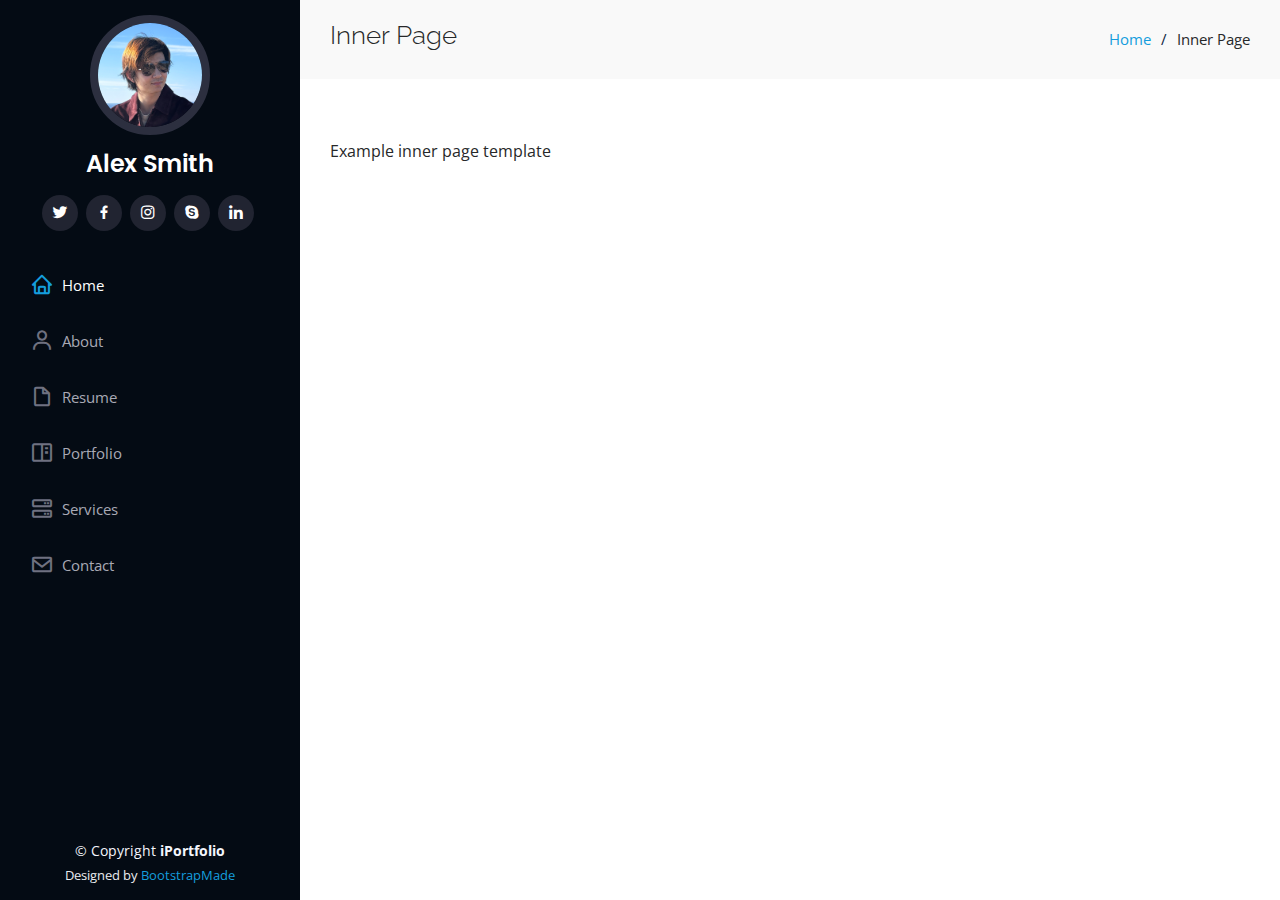
<file: inner-page.html>
<!DOCTYPE html>
<html lang="en">

<head>
  <meta charset="utf-8">
  <meta content="width=device-width, initial-scale=1.0" name="viewport">

  <title>Inner Page - iPortfolio Bootstrap Template</title>
  <meta content="" name="description">
  <meta content="" name="keywords">

  <!-- Favicons -->
  <link href="assets/img/favicon.png" rel="icon">
  <link href="assets/img/apple-touch-icon.png" rel="apple-touch-icon">

  <!-- Google Fonts -->
  <link href="https://fonts.googleapis.com/css?family=Open+Sans:300,300i,400,400i,600,600i,700,700i|Raleway:300,300i,400,400i,500,500i,600,600i,700,700i|Poppins:300,300i,400,400i,500,500i,600,600i,700,700i" rel="stylesheet">

  <!-- Vendor CSS Files -->
  <link href="assets/vendor/aos/aos.css" rel="stylesheet">
  <link href="assets/vendor/bootstrap/css/bootstrap.min.css" rel="stylesheet">
  <link href="assets/vendor/bootstrap-icons/bootstrap-icons.css" rel="stylesheet">
  <link href="assets/vendor/boxicons/css/boxicons.min.css" rel="stylesheet">
  <link href="assets/vendor/glightbox/css/glightbox.min.css" rel="stylesheet">
  <link href="assets/vendor/swiper/swiper-bundle.min.css" rel="stylesheet">

  <!-- Template Main CSS File -->
  <link href="assets/css/style.css" rel="stylesheet">

  <!-- =======================================================
  * Template Name: iPortfolio
  * Updated: Nov 17 2023 with Bootstrap v5.3.2
  * Template URL: https://bootstrapmade.com/iportfolio-bootstrap-portfolio-websites-template/
  * Author: BootstrapMade.com
  * License: https://bootstrapmade.com/license/
  ======================================================== -->
</head>

<body>

  <!-- ======= Mobile nav toggle button ======= -->
  <i class="bi bi-list mobile-nav-toggle d-xl-none"></i>

  <!-- ======= Header ======= -->
  <header id="header">
    <div class="d-flex flex-column">

      <div class="profile">
        <img src="assets/img/profile-img.jpg" alt="" class="img-fluid rounded-circle">
        <h1 class="text-light"><a href="index.html">Alex Smith</a></h1>
        <div class="social-links mt-3 text-center">
          <a href="#" class="twitter"><i class="bx bxl-twitter"></i></a>
          <a href="#" class="facebook"><i class="bx bxl-facebook"></i></a>
          <a href="#" class="instagram"><i class="bx bxl-instagram"></i></a>
          <a href="#" class="google-plus"><i class="bx bxl-skype"></i></a>
          <a href="#" class="linkedin"><i class="bx bxl-linkedin"></i></a>
        </div>
      </div>

      <nav id="navbar" class="nav-menu navbar">
        <ul>
          <li><a href="#hero" class="nav-link scrollto active"><i class="bx bx-home"></i> <span>Home</span></a></li>
          <li><a href="#about" class="nav-link scrollto"><i class="bx bx-user"></i> <span>About</span></a></li>
          <li><a href="#resume" class="nav-link scrollto"><i class="bx bx-file-blank"></i> <span>Resume</span></a></li>
          <li><a href="#portfolio" class="nav-link scrollto"><i class="bx bx-book-content"></i> <span>Portfolio</span></a></li>
          <li><a href="#services" class="nav-link scrollto"><i class="bx bx-server"></i> <span>Services</span></a></li>
          <li><a href="#contact" class="nav-link scrollto"><i class="bx bx-envelope"></i> <span>Contact</span></a></li>
        </ul>
      </nav><!-- .nav-menu -->
    </div>
  </header><!-- End Header -->

  <main id="main">

    <!-- ======= Breadcrumbs ======= -->
    <section class="breadcrumbs">
      <div class="container">

        <div class="d-flex justify-content-between align-items-center">
          <h2>Inner Page</h2>
          <ol>
            <li><a href="index.html">Home</a></li>
            <li>Inner Page</li>
          </ol>
        </div>

      </div>
    </section><!-- End Breadcrumbs -->

    <section class="inner-page">
      <div class="container">
        <p>
          Example inner page template
        </p>
      </div>
    </section>

  </main><!-- End #main -->

  <!-- ======= Footer ======= -->
  <footer id="footer">
    <div class="container">
      <div class="copyright">
        &copy; Copyright <strong><span>iPortfolio</span></strong>
      </div>
      <div class="credits">
        <!-- All the links in the footer should remain intact. -->
        <!-- You can delete the links only if you purchased the pro version. -->
        <!-- Licensing information: https://bootstrapmade.com/license/ -->
        <!-- Purchase the pro version with working PHP/AJAX contact form: https://bootstrapmade.com/iportfolio-bootstrap-portfolio-websites-template/ -->
        Designed by <a href="https://bootstrapmade.com/">BootstrapMade</a>
      </div>
    </div>
  </footer><!-- End  Footer -->

  <a href="#" class="back-to-top d-flex align-items-center justify-content-center"><i class="bi bi-arrow-up-short"></i></a>

  <!-- Vendor JS Files -->
  <script src="assets/vendor/purecounter/purecounter_vanilla.js"></script>
  <script src="assets/vendor/aos/aos.js"></script>
  <script src="assets/vendor/bootstrap/js/bootstrap.bundle.min.js"></script>
  <script src="assets/vendor/glightbox/js/glightbox.min.js"></script>
  <script src="assets/vendor/isotope-layout/isotope.pkgd.min.js"></script>
  <script src="assets/vendor/swiper/swiper-bundle.min.js"></script>
  <script src="assets/vendor/typed.js/typed.umd.js"></script>
  <script src="assets/vendor/waypoints/noframework.waypoints.js"></script>
  <script src="assets/vendor/php-email-form/validate.js"></script>

  <!-- Template Main JS File -->
  <script src="assets/js/main.js"></script>

</body>

</html>
</file>
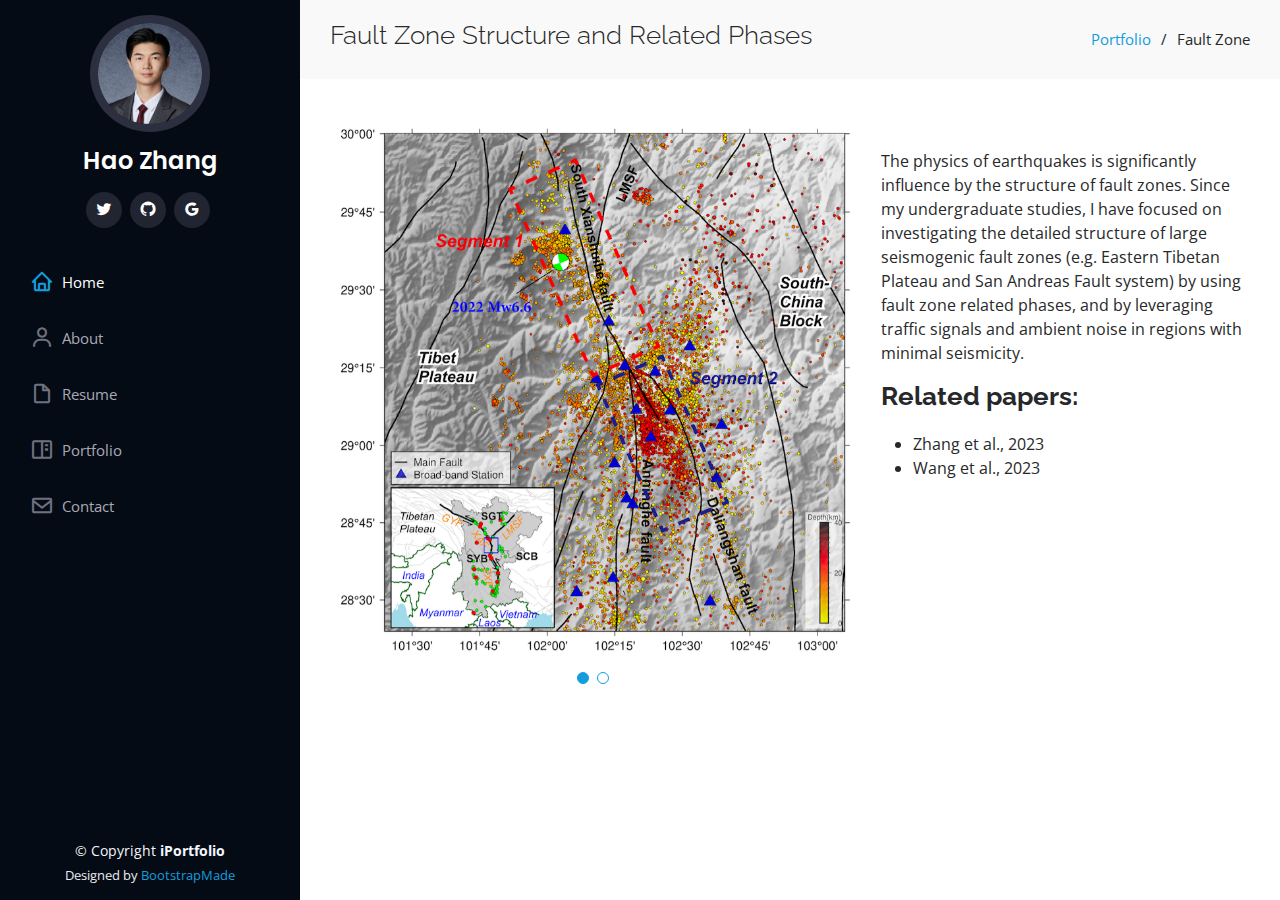
<file: portfolio-fault.html>
<!DOCTYPE html>
<html lang="en">

<head>
  <meta charset="utf-8">
  <meta content="width=device-width, initial-scale=1.0" name="viewport">

  <title>Portfolio - Fault</title>
  <meta content="" name="description">
  <meta content="" name="keywords">

  <!-- Favicons -->
  <link href="assets/img/favicon.png" rel="icon">
  <link href="assets/img/apple-touch-icon.png" rel="apple-touch-icon">

  <!-- Google Fonts -->
  <link href="https://fonts.googleapis.com/css?family=Open+Sans:300,300i,400,400i,600,600i,700,700i|Raleway:300,300i,400,400i,500,500i,600,600i,700,700i|Poppins:300,300i,400,400i,500,500i,600,600i,700,700i" rel="stylesheet">

  <!-- Vendor CSS Files -->
  <link href="assets/vendor/aos/aos.css" rel="stylesheet">
  <link href="assets/vendor/bootstrap/css/bootstrap.min.css" rel="stylesheet">
  <link href="assets/vendor/bootstrap-icons/bootstrap-icons.css" rel="stylesheet">
  <link href="assets/vendor/boxicons/css/boxicons.min.css" rel="stylesheet">
  <link href="assets/vendor/glightbox/css/glightbox.min.css" rel="stylesheet">
  <link href="assets/vendor/swiper/swiper-bundle.min.css" rel="stylesheet">

  <!-- Template Main CSS File -->
  <link href="assets/css/style.css" rel="stylesheet">

  <!-- =======================================================
  * Template Name: iPortfolio
  * Updated: Nov 17 2023 with Bootstrap v5.3.2
  * Template URL: https://bootstrapmade.com/iportfolio-bootstrap-portfolio-websites-template/
  * Author: BootstrapMade.com
  * License: https://bootstrapmade.com/license/
  ======================================================== -->
</head>

<body>

  <!-- ======= Mobile nav toggle button ======= -->
  <i class="bi bi-list mobile-nav-toggle d-xl-none"></i>

  <!-- ======= Header ======= -->
  <header id="header">
    <div class="d-flex flex-column">

      <div class="profile">
        <img src="assets/img/profile-img-2.png" alt="" class="img-fluid rounded-circle">
        <h1 class="text-light"><a href="index.html">Hao Zhang</a></h1>
        <div class="social-links mt-3 text-center">
          <a href="https://twitter.com/HaoSeismo" class="twitter"><i class="bx bxl-twitter"></i></a>
          <a href="https://github.com/zhsess" class="github"><i class="bx bxl-github"></i></a>
          <a href="https://scholar.google.com/citations?hl=en&user=-yE8wYsAAAAJ" class="google"><i class="bx bxl-google"></i></a>
        </div>
      </div>

      <nav id="navbar" class="nav-menu navbar">
        <ul>
          <li><a href="index.html#hero" class="nav-link scrollto active"><i class="bx bx-home"></i> <span>Home</span></a></li>
          <li><a href="index.html#about" class="nav-link scrollto"><i class="bx bx-user"></i> <span>About</span></a></li>
          <li><a href="index.html#resume" class="nav-link scrollto"><i class="bx bx-file-blank"></i> <span>Resume</span></a></li>
          <li><a href="index.html#portfolio" class="nav-link scrollto"><i class="bx bx-book-content"></i> <span>Portfolio</span></a></li>
          <li><a href="index.html#contact" class="nav-link scrollto"><i class="bx bx-envelope"></i> <span>Contact</span></a></li>
        </ul>
      </nav><!-- .nav-menu -->
    </div>
  </header><!-- End Header -->

  <main id="main">

    <!-- ======= Breadcrumbs ======= -->
    <section id="breadcrumbs" class="breadcrumbs">
      <div class="container">

        <div class="d-flex justify-content-between align-items-center">
          <h2>Fault Zone Structure and Related Phases</h2>
          <ol>
            <li><a href="index.html#portfolio">Portfolio</a></li>
            <li>Fault Zone</li>
          </ol>
        </div>

      </div>
    </section><!-- End Breadcrumbs -->

    <!-- ======= Portfolio Details Section ======= -->
    <section id="portfolio-details" class="portfolio-details">
      <div class="container">

        <div class="row gy-4">

          <div class="col-lg-7">
            <div class="portfolio-details-slider swiper">
              <div class="swiper-wrapper align-items-center">

                <div class="swiper-slide">
                  <img src="assets/img/portfolio/fault-1.png" alt="">
                </div>

                <div class="swiper-slide">
                  <img src="assets/img/portfolio/fault-2.png" alt="">
                </div>

              </div>
              <div class="swiper-pagination"></div>
            </div>
          </div>

          <div class="col-lg-5">
            <div class="portfolio-description">
              <p>
                The physics of earthquakes is significantly influence by the structure of fault zones. Since my undergraduate studies, I have focused on investigating the detailed structure of large seismogenic fault zones (e.g. Eastern Tibetan Plateau and San Andreas Fault system) by using fault zone related phases, and by leveraging traffic signals and ambient noise in regions with minimal seismicity.
              </p>      
              <h2>Related papers:</h2>
              <ul>
                <li>Zhang et al., 2023</li>
                <li>Wang et al., 2023</li>
              </ul>
            </div>
          </div>

        </div>

      </div>
    </section><!-- End Portfolio Details Section -->

  </main><!-- End #main -->

  <!-- ======= Footer ======= -->
  <footer id="footer">
    <div class="container">
      <div class="copyright">
        &copy; Copyright <strong><span>iPortfolio</span></strong>
      </div>
      <div class="credits">
        <!-- All the links in the footer should remain intact. -->
        <!-- You can delete the links only if you purchased the pro version. -->
        <!-- Licensing information: https://bootstrapmade.com/license/ -->
        <!-- Purchase the pro version with working PHP/AJAX contact form: https://bootstrapmade.com/iportfolio-bootstrap-portfolio-websites-template/ -->
        Designed by <a href="https://bootstrapmade.com/">BootstrapMade</a>
      </div>
    </div>
  </footer><!-- End  Footer -->

  <a href="#" class="back-to-top d-flex align-items-center justify-content-center"><i class="bi bi-arrow-up-short"></i></a>

  <!-- Vendor JS Files -->
  <script src="assets/vendor/purecounter/purecounter_vanilla.js"></script>
  <script src="assets/vendor/aos/aos.js"></script>
  <script src="assets/vendor/bootstrap/js/bootstrap.bundle.min.js"></script>
  <script src="assets/vendor/glightbox/js/glightbox.min.js"></script>
  <script src="assets/vendor/isotope-layout/isotope.pkgd.min.js"></script>
  <script src="assets/vendor/swiper/swiper-bundle.min.js"></script>
  <script src="assets/vendor/typed.js/typed.umd.js"></script>
  <script src="assets/vendor/waypoints/noframework.waypoints.js"></script>
  <script src="assets/vendor/php-email-form/validate.js"></script>

  <!-- Template Main JS File -->
  <script src="assets/js/main.js"></script>

</body>

</html>
</file>
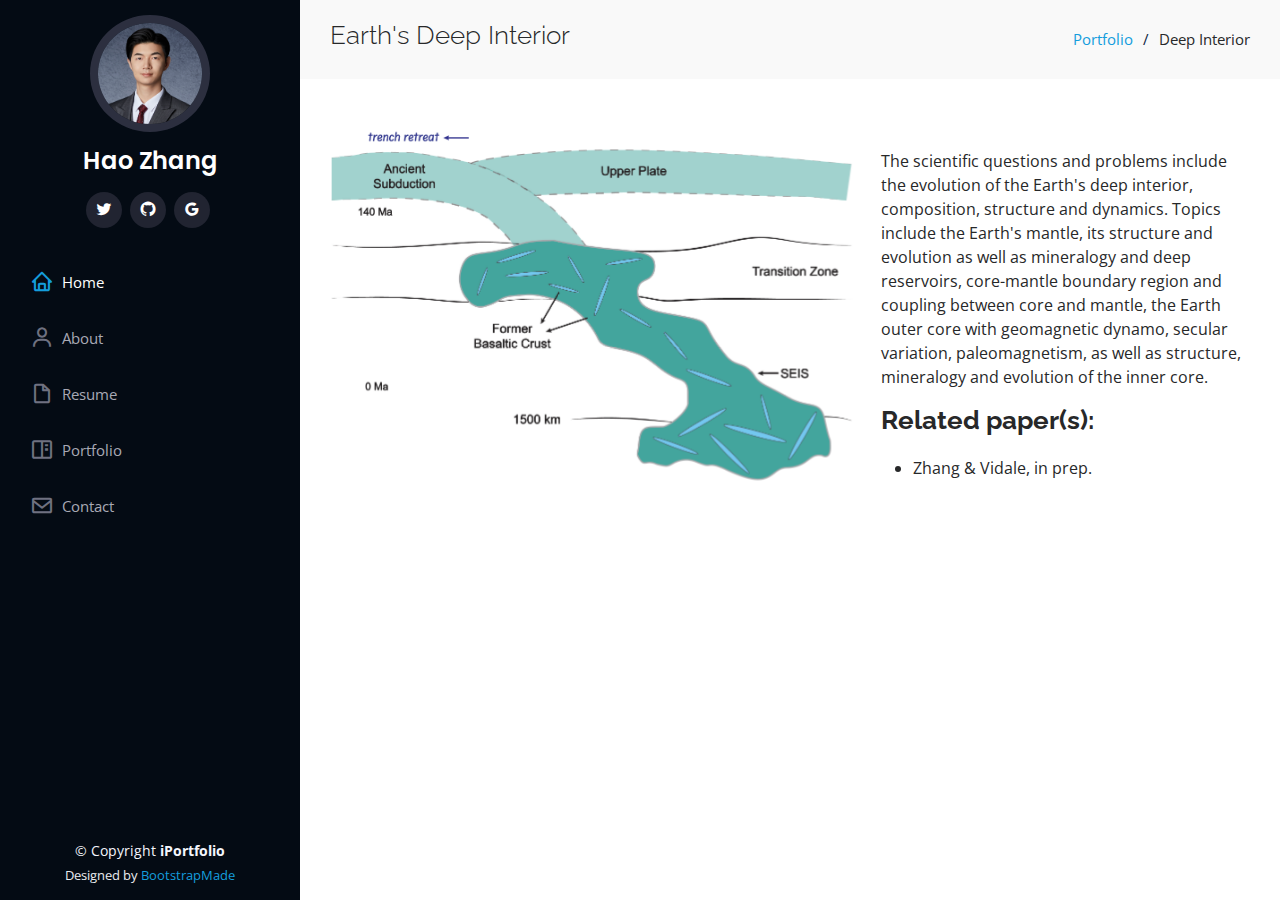
<file: portfolio-interior.html>
<!DOCTYPE html>
<html lang="en">

<head>
  <meta charset="utf-8">
  <meta content="width=device-width, initial-scale=1.0" name="viewport">

  <title>Portfolio - Interior</title>
  <meta content="" name="description">
  <meta content="" name="keywords">

  <!-- Favicons -->
  <link href="assets/img/favicon.png" rel="icon">
  <link href="assets/img/apple-touch-icon.png" rel="apple-touch-icon">

  <!-- Google Fonts -->
  <link href="https://fonts.googleapis.com/css?family=Open+Sans:300,300i,400,400i,600,600i,700,700i|Raleway:300,300i,400,400i,500,500i,600,600i,700,700i|Poppins:300,300i,400,400i,500,500i,600,600i,700,700i" rel="stylesheet">

  <!-- Vendor CSS Files -->
  <link href="assets/vendor/aos/aos.css" rel="stylesheet">
  <link href="assets/vendor/bootstrap/css/bootstrap.min.css" rel="stylesheet">
  <link href="assets/vendor/bootstrap-icons/bootstrap-icons.css" rel="stylesheet">
  <link href="assets/vendor/boxicons/css/boxicons.min.css" rel="stylesheet">
  <link href="assets/vendor/glightbox/css/glightbox.min.css" rel="stylesheet">
  <link href="assets/vendor/swiper/swiper-bundle.min.css" rel="stylesheet">

  <!-- Template Main CSS File -->
  <link href="assets/css/style.css" rel="stylesheet">

  <!-- =======================================================
  * Template Name: iPortfolio
  * Updated: Nov 17 2023 with Bootstrap v5.3.2
  * Template URL: https://bootstrapmade.com/iportfolio-bootstrap-portfolio-websites-template/
  * Author: BootstrapMade.com
  * License: https://bootstrapmade.com/license/
  ======================================================== -->
</head>

<body>

  <!-- ======= Mobile nav toggle button ======= -->
  <i class="bi bi-list mobile-nav-toggle d-xl-none"></i>

  <!-- ======= Header ======= -->
  <header id="header">
    <div class="d-flex flex-column">

      <div class="profile">
        <img src="assets/img/profile-img-2.png" alt="" class="img-fluid rounded-circle">
        <h1 class="text-light"><a href="index.html">Hao Zhang</a></h1>
        <div class="social-links mt-3 text-center">
          <a href="https://twitter.com/HaoSeismo" class="twitter"><i class="bx bxl-twitter"></i></a>
          <a href="https://github.com/zhsess" class="github"><i class="bx bxl-github"></i></a>
          <a href="https://scholar.google.com/citations?hl=en&user=-yE8wYsAAAAJ" class="google"><i class="bx bxl-google"></i></a>
        </div>
      </div>

      <nav id="navbar" class="nav-menu navbar">
        <ul>
          <li><a href="index.html#hero" class="nav-link scrollto active"><i class="bx bx-home"></i> <span>Home</span></a></li>
          <li><a href="index.html#about" class="nav-link scrollto"><i class="bx bx-user"></i> <span>About</span></a></li>
          <li><a href="index.html#resume" class="nav-link scrollto"><i class="bx bx-file-blank"></i> <span>Resume</span></a></li>
          <li><a href="index.html#portfolio" class="nav-link scrollto"><i class="bx bx-book-content"></i> <span>Portfolio</span></a></li>
          <li><a href="index.html#contact" class="nav-link scrollto"><i class="bx bx-envelope"></i> <span>Contact</span></a></li>
        </ul>
      </nav><!-- .nav-menu -->
    </div>
  </header><!-- End Header -->

  <main id="main">

    <!-- ======= Breadcrumbs ======= -->
    <section id="breadcrumbs" class="breadcrumbs">
      <div class="container">

        <div class="d-flex justify-content-between align-items-center">
          <h2>Earth's Deep Interior</h2>
          <ol>
            <li><a href="index.html#portfolio">Portfolio</a></li>
            <li>Deep Interior</li>
          </ol>
        </div>

      </div>
    </section><!-- End Breadcrumbs -->

    <!-- ======= Portfolio Details Section ======= -->
    <section id="portfolio-details" class="portfolio-details">
      <div class="container">

        <div class="row gy-4">

          <div class="col-lg-7">
            <div class="portfolio-details-slider swiper">
              <div class="swiper-wrapper align-items-center">

                <div class="swiper-slide">
                  <img src="assets/img/portfolio/interior-1.png" alt="">
                </div>

              </div>
              <div class="swiper-pagination"></div>
            </div>
          </div>

          <div class="col-lg-5">
            <div class="portfolio-description">
              <p>
                The scientific questions and problems include the evolution of the Earth's deep interior, composition, structure and dynamics. Topics include the Earth's mantle, its structure and evolution as well as mineralogy and deep reservoirs, core-mantle boundary region and coupling between core and mantle, the Earth outer core with geomagnetic dynamo, secular variation, paleomagnetism, as well as structure, mineralogy and evolution of the inner core.
              </p>      
              <h2>Related paper(s):</h2>
              <ul>
                <li>Zhang & Vidale, in prep.</li>
              </ul>
            </div>
          </div>

        </div>

      </div>
    </section><!-- End Portfolio Details Section -->

  </main><!-- End #main -->

  <!-- ======= Footer ======= -->
  <footer id="footer">
    <div class="container">
      <div class="copyright">
        &copy; Copyright <strong><span>iPortfolio</span></strong>
      </div>
      <div class="credits">
        <!-- All the links in the footer should remain intact. -->
        <!-- You can delete the links only if you purchased the pro version. -->
        <!-- Licensing information: https://bootstrapmade.com/license/ -->
        <!-- Purchase the pro version with working PHP/AJAX contact form: https://bootstrapmade.com/iportfolio-bootstrap-portfolio-websites-template/ -->
        Designed by <a href="https://bootstrapmade.com/">BootstrapMade</a>
      </div>
    </div>
  </footer><!-- End  Footer -->

  <a href="#" class="back-to-top d-flex align-items-center justify-content-center"><i class="bi bi-arrow-up-short"></i></a>

  <!-- Vendor JS Files -->
  <script src="assets/vendor/purecounter/purecounter_vanilla.js"></script>
  <script src="assets/vendor/aos/aos.js"></script>
  <script src="assets/vendor/bootstrap/js/bootstrap.bundle.min.js"></script>
  <script src="assets/vendor/glightbox/js/glightbox.min.js"></script>
  <script src="assets/vendor/isotope-layout/isotope.pkgd.min.js"></script>
  <script src="assets/vendor/swiper/swiper-bundle.min.js"></script>
  <script src="assets/vendor/typed.js/typed.umd.js"></script>
  <script src="assets/vendor/waypoints/noframework.waypoints.js"></script>
  <script src="assets/vendor/php-email-form/validate.js"></script>

  <!-- Template Main JS File -->
  <script src="assets/js/main.js"></script>

</body>

</html>
</file>
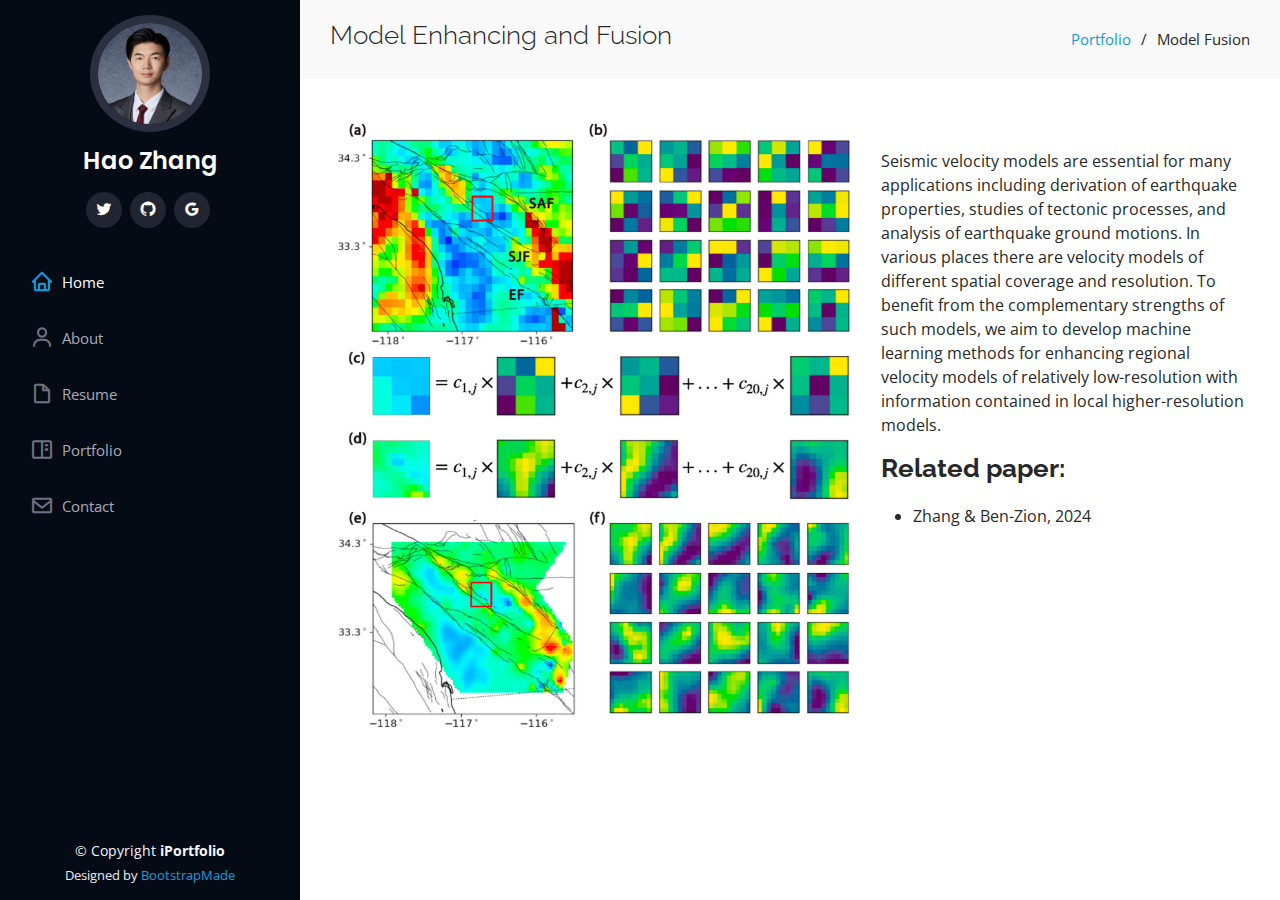
<file: portfolio-model.html>
<!DOCTYPE html>
<html lang="en">

<head>
  <meta charset="utf-8">
  <meta content="width=device-width, initial-scale=1.0" name="viewport">

  <title>Portfolio - Model</title>
  <meta content="" name="description">
  <meta content="" name="keywords">

  <!-- Favicons -->
  <link href="assets/img/favicon.png" rel="icon">
  <link href="assets/img/apple-touch-icon.png" rel="apple-touch-icon">

  <!-- Google Fonts -->
  <link href="https://fonts.googleapis.com/css?family=Open+Sans:300,300i,400,400i,600,600i,700,700i|Raleway:300,300i,400,400i,500,500i,600,600i,700,700i|Poppins:300,300i,400,400i,500,500i,600,600i,700,700i" rel="stylesheet">

  <!-- Vendor CSS Files -->
  <link href="assets/vendor/aos/aos.css" rel="stylesheet">
  <link href="assets/vendor/bootstrap/css/bootstrap.min.css" rel="stylesheet">
  <link href="assets/vendor/bootstrap-icons/bootstrap-icons.css" rel="stylesheet">
  <link href="assets/vendor/boxicons/css/boxicons.min.css" rel="stylesheet">
  <link href="assets/vendor/glightbox/css/glightbox.min.css" rel="stylesheet">
  <link href="assets/vendor/swiper/swiper-bundle.min.css" rel="stylesheet">

  <!-- Template Main CSS File -->
  <link href="assets/css/style.css" rel="stylesheet">

  <!-- =======================================================
  * Template Name: iPortfolio
  * Updated: Nov 17 2023 with Bootstrap v5.3.2
  * Template URL: https://bootstrapmade.com/iportfolio-bootstrap-portfolio-websites-template/
  * Author: BootstrapMade.com
  * License: https://bootstrapmade.com/license/
  ======================================================== -->
</head>

<body>

  <!-- ======= Mobile nav toggle button ======= -->
  <i class="bi bi-list mobile-nav-toggle d-xl-none"></i>

  <!-- ======= Header ======= -->
  <header id="header">
    <div class="d-flex flex-column">

      <div class="profile">
        <img src="assets/img/profile-img-2.png" alt="" class="img-fluid rounded-circle">
        <h1 class="text-light"><a href="index.html">Hao Zhang</a></h1>
        <div class="social-links mt-3 text-center">
          <a href="https://twitter.com/HaoSeismo" class="twitter"><i class="bx bxl-twitter"></i></a>
          <a href="https://github.com/zhsess" class="github"><i class="bx bxl-github"></i></a>
          <a href="https://scholar.google.com/citations?hl=en&user=-yE8wYsAAAAJ" class="google"><i class="bx bxl-google"></i></a>
        </div>
      </div>

      <nav id="navbar" class="nav-menu navbar">
        <ul>
          <li><a href="index.html#hero" class="nav-link scrollto active"><i class="bx bx-home"></i> <span>Home</span></a></li>
          <li><a href="index.html#about" class="nav-link scrollto"><i class="bx bx-user"></i> <span>About</span></a></li>
          <li><a href="index.html#resume" class="nav-link scrollto"><i class="bx bx-file-blank"></i> <span>Resume</span></a></li>
          <li><a href="index.html#portfolio" class="nav-link scrollto"><i class="bx bx-book-content"></i> <span>Portfolio</span></a></li>
          <li><a href="index.html#contact" class="nav-link scrollto"><i class="bx bx-envelope"></i> <span>Contact</span></a></li>
        </ul>
      </nav><!-- .nav-menu -->
    </div>
  </header><!-- End Header -->

  <main id="main">

    <!-- ======= Breadcrumbs ======= -->
    <section id="breadcrumbs" class="breadcrumbs">
      <div class="container">

        <div class="d-flex justify-content-between align-items-center">
          <h2>Model Enhancing and Fusion</h2>
          <ol>
            <li><a href="index.html#portfolio">Portfolio</a></li>
            <li>Model Fusion</li>
          </ol>
        </div>

      </div>
    </section><!-- End Breadcrumbs -->

    <!-- ======= Portfolio Details Section ======= -->
    <section id="portfolio-details" class="portfolio-details">
      <div class="container">

        <div class="row gy-4">

          <div class="col-lg-7">
            <div class="portfolio-details-slider swiper">
              <div class="swiper-wrapper align-items-center">

                <div class="swiper-slide">
                  <img src="assets/img/portfolio/model-1.png" alt="">
                </div>

              </div>
              <div class="swiper-pagination"></div>
            </div>
          </div>

          <div class="col-lg-5">
            <div class="portfolio-description">
              <p>
                Seismic velocity models are essential for many applications including derivation of earthquake properties, studies of tectonic processes, and analysis of earthquake ground motions. In various places there are velocity models of different spatial coverage and resolution. To benefit from the complementary strengths of such models, we aim to develop machine learning methods for enhancing regional velocity models of relatively low-resolution with information contained in local higher-resolution models.
              </p>
              <h2>Related paper:</h2>
              <ul>
                <li>Zhang &amp; Ben-Zion, 2024</li>
              </ul>
            </div>
          </div>

        </div>

      </div>
    </section><!-- End Portfolio Details Section -->

  </main><!-- End #main -->

  <!-- ======= Footer ======= -->
  <footer id="footer">
    <div class="container">
      <div class="copyright">
        &copy; Copyright <strong><span>iPortfolio</span></strong>
      </div>
      <div class="credits">
        <!-- All the links in the footer should remain intact. -->
        <!-- You can delete the links only if you purchased the pro version. -->
        <!-- Licensing information: https://bootstrapmade.com/license/ -->
        <!-- Purchase the pro version with working PHP/AJAX contact form: https://bootstrapmade.com/iportfolio-bootstrap-portfolio-websites-template/ -->
        Designed by <a href="https://bootstrapmade.com/">BootstrapMade</a>
      </div>
    </div>
  </footer><!-- End  Footer -->

  <a href="#" class="back-to-top d-flex align-items-center justify-content-center"><i class="bi bi-arrow-up-short"></i></a>

  <!-- Vendor JS Files -->
  <script src="assets/vendor/purecounter/purecounter_vanilla.js"></script>
  <script src="assets/vendor/aos/aos.js"></script>
  <script src="assets/vendor/bootstrap/js/bootstrap.bundle.min.js"></script>
  <script src="assets/vendor/glightbox/js/glightbox.min.js"></script>
  <script src="assets/vendor/isotope-layout/isotope.pkgd.min.js"></script>
  <script src="assets/vendor/swiper/swiper-bundle.min.js"></script>
  <script src="assets/vendor/typed.js/typed.umd.js"></script>
  <script src="assets/vendor/waypoints/noframework.waypoints.js"></script>
  <script src="assets/vendor/php-email-form/validate.js"></script>

  <!-- Template Main JS File -->
  <script src="assets/js/main.js"></script>

</body>

</html>
</file>
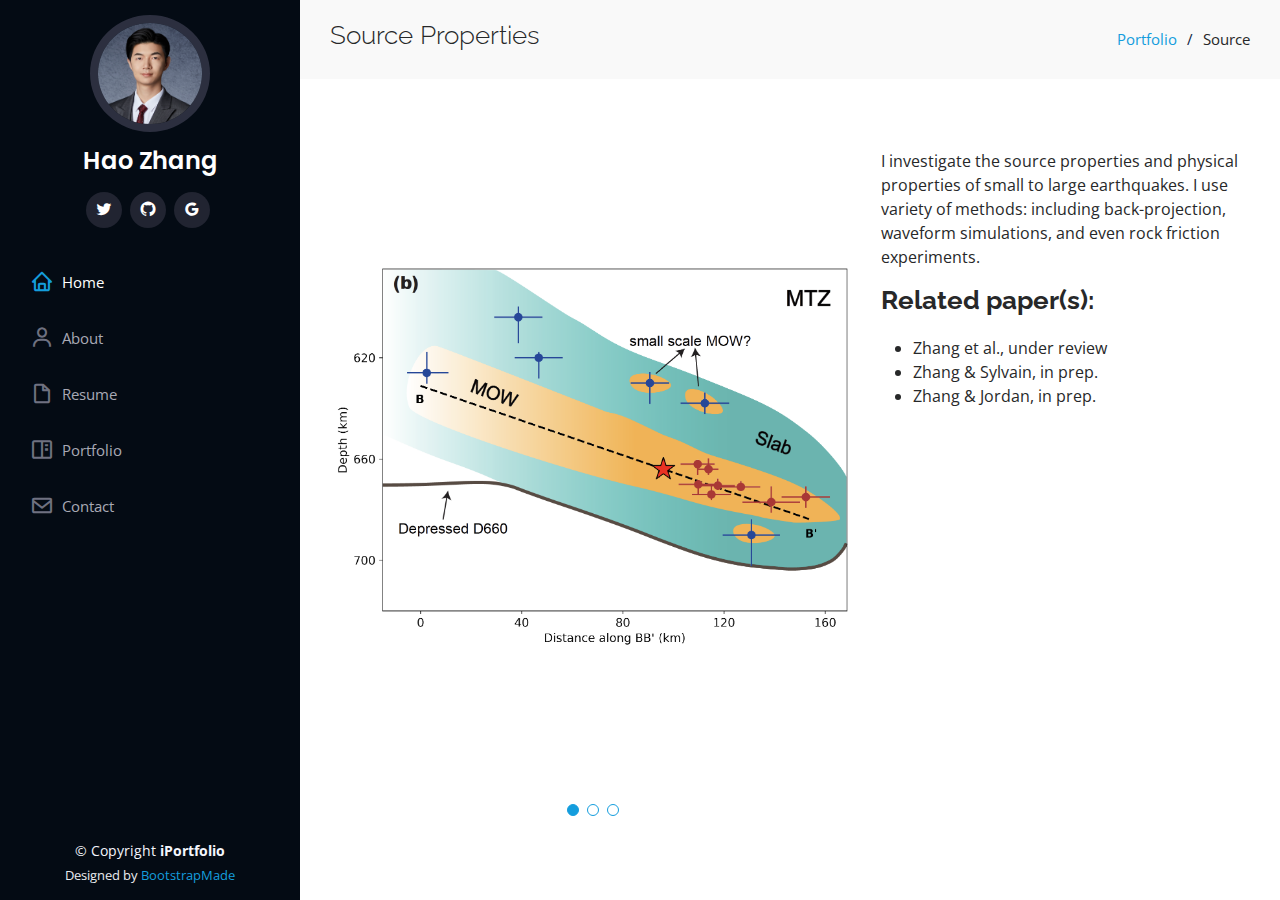
<file: portfolio-source.html>
<!DOCTYPE html>
<html lang="en">

<head>
  <meta charset="utf-8">
  <meta content="width=device-width, initial-scale=1.0" name="viewport">

  <title>Portfolio - Source</title>
  <meta content="" name="description">
  <meta content="" name="keywords">

  <!-- Favicons -->
  <link href="assets/img/favicon.png" rel="icon">
  <link href="assets/img/apple-touch-icon.png" rel="apple-touch-icon">

  <!-- Google Fonts -->
  <link href="https://fonts.googleapis.com/css?family=Open+Sans:300,300i,400,400i,600,600i,700,700i|Raleway:300,300i,400,400i,500,500i,600,600i,700,700i|Poppins:300,300i,400,400i,500,500i,600,600i,700,700i" rel="stylesheet">

  <!-- Vendor CSS Files -->
  <link href="assets/vendor/aos/aos.css" rel="stylesheet">
  <link href="assets/vendor/bootstrap/css/bootstrap.min.css" rel="stylesheet">
  <link href="assets/vendor/bootstrap-icons/bootstrap-icons.css" rel="stylesheet">
  <link href="assets/vendor/boxicons/css/boxicons.min.css" rel="stylesheet">
  <link href="assets/vendor/glightbox/css/glightbox.min.css" rel="stylesheet">
  <link href="assets/vendor/swiper/swiper-bundle.min.css" rel="stylesheet">

  <!-- Template Main CSS File -->
  <link href="assets/css/style.css" rel="stylesheet">

  <!-- =======================================================
  * Template Name: iPortfolio
  * Updated: Nov 17 2023 with Bootstrap v5.3.2
  * Template URL: https://bootstrapmade.com/iportfolio-bootstrap-portfolio-websites-template/
  * Author: BootstrapMade.com
  * License: https://bootstrapmade.com/license/
  ======================================================== -->
</head>

<body>

  <!-- ======= Mobile nav toggle button ======= -->
  <i class="bi bi-list mobile-nav-toggle d-xl-none"></i>

  <!-- ======= Header ======= -->
  <header id="header">
    <div class="d-flex flex-column">

      <div class="profile">
        <img src="assets/img/profile-img-2.png" alt="" class="img-fluid rounded-circle">
        <h1 class="text-light"><a href="index.html">Hao Zhang</a></h1>
        <div class="social-links mt-3 text-center">
          <a href="https://twitter.com/HaoSeismo" class="twitter"><i class="bx bxl-twitter"></i></a>
          <a href="https://github.com/zhsess" class="github"><i class="bx bxl-github"></i></a>
          <a href="https://scholar.google.com/citations?hl=en&user=-yE8wYsAAAAJ" class="google"><i class="bx bxl-google"></i></a>
        </div>
      </div>

      <nav id="navbar" class="nav-menu navbar">
        <ul>
          <li><a href="index.html#hero" class="nav-link scrollto active"><i class="bx bx-home"></i> <span>Home</span></a></li>
          <li><a href="index.html#about" class="nav-link scrollto"><i class="bx bx-user"></i> <span>About</span></a></li>
          <li><a href="index.html#resume" class="nav-link scrollto"><i class="bx bx-file-blank"></i> <span>Resume</span></a></li>
          <li><a href="index.html#portfolio" class="nav-link scrollto"><i class="bx bx-book-content"></i> <span>Portfolio</span></a></li>
          <li><a href="index.html#contact" class="nav-link scrollto"><i class="bx bx-envelope"></i> <span>Contact</span></a></li>
        </ul>
      </nav><!-- .nav-menu -->
    </div>
  </header><!-- End Header -->

  <main id="main">

    <!-- ======= Breadcrumbs ======= -->
    <section id="breadcrumbs" class="breadcrumbs">
      <div class="container">

        <div class="d-flex justify-content-between align-items-center">
          <h2>Source Properties</h2>
          <ol>
            <li><a href="index.html#portfolio">Portfolio</a></li>
            <li>Source</li>
          </ol>
        </div>

      </div>
    </section><!-- End Breadcrumbs -->

    <!-- ======= Portfolio Details Section ======= -->
    <section id="portfolio-details" class="portfolio-details">
      <div class="container">

        <div class="row gy-4">

          <div class="col-lg-7">
            <div class="portfolio-details-slider swiper">
              <div class="swiper-wrapper align-items-center">

                <div class="swiper-slide">
                  <img src="assets/img/portfolio/source-1.png" alt="">
                </div>

                <div class="swiper-slide">
                  <img src="assets/img/portfolio/source-2.png" alt="">
                </div>

                <div class="swiper-slide">
                  <img src="assets/img/portfolio/source-3.png" alt="">
                </div>

              </div>
              <div class="swiper-pagination"></div>
            </div>
          </div>

          <div class="col-lg-5">
            <div class="portfolio-description">
              <p>
                I investigate the source properties and physical properties of small to large earthquakes. I use variety of methods: including back-projection, waveform simulations, and even rock friction experiments.
              </p>      
              <h2>Related paper(s):</h2>
              <ul>
                <li>Zhang et al., under review</li>
                <li>Zhang & Sylvain, in prep.</li>
                <li>Zhang & Jordan, in prep.</li>
              </ul>
            </div>
          </div>

        </div>

      </div>
    </section><!-- End Portfolio Details Section -->

  </main><!-- End #main -->

  <!-- ======= Footer ======= -->
  <footer id="footer">
    <div class="container">
      <div class="copyright">
        &copy; Copyright <strong><span>iPortfolio</span></strong>
      </div>
      <div class="credits">
        <!-- All the links in the footer should remain intact. -->
        <!-- You can delete the links only if you purchased the pro version. -->
        <!-- Licensing information: https://bootstrapmade.com/license/ -->
        <!-- Purchase the pro version with working PHP/AJAX contact form: https://bootstrapmade.com/iportfolio-bootstrap-portfolio-websites-template/ -->
        Designed by <a href="https://bootstrapmade.com/">BootstrapMade</a>
      </div>
    </div>
  </footer><!-- End  Footer -->

  <a href="#" class="back-to-top d-flex align-items-center justify-content-center"><i class="bi bi-arrow-up-short"></i></a>

  <!-- Vendor JS Files -->
  <script src="assets/vendor/purecounter/purecounter_vanilla.js"></script>
  <script src="assets/vendor/aos/aos.js"></script>
  <script src="assets/vendor/bootstrap/js/bootstrap.bundle.min.js"></script>
  <script src="assets/vendor/glightbox/js/glightbox.min.js"></script>
  <script src="assets/vendor/isotope-layout/isotope.pkgd.min.js"></script>
  <script src="assets/vendor/swiper/swiper-bundle.min.js"></script>
  <script src="assets/vendor/typed.js/typed.umd.js"></script>
  <script src="assets/vendor/waypoints/noframework.waypoints.js"></script>
  <script src="assets/vendor/php-email-form/validate.js"></script>

  <!-- Template Main JS File -->
  <script src="assets/js/main.js"></script>

</body>

</html>
</file>
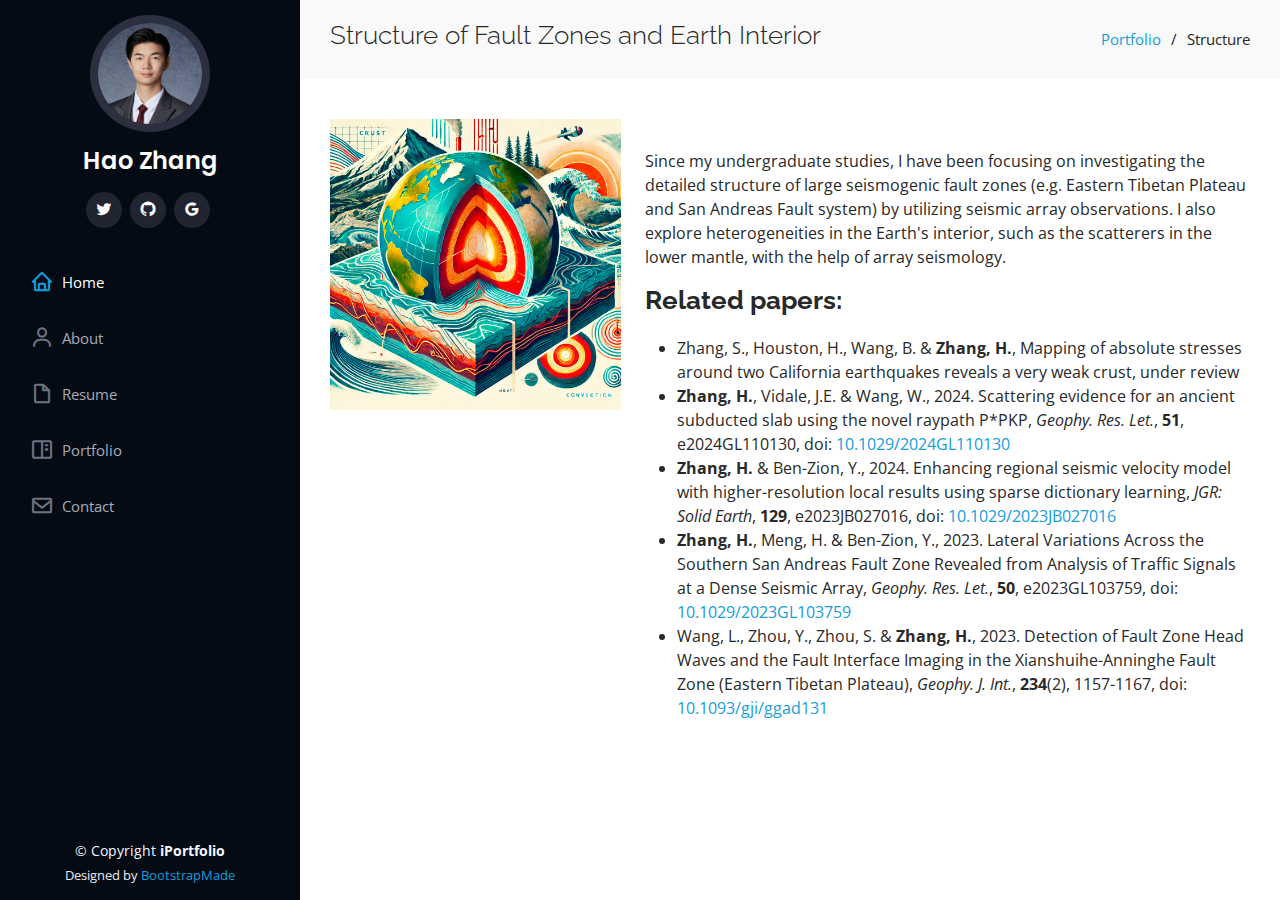
<file: portfolio-structure.html>
<!DOCTYPE html>
<html lang="en">

<head>
  <meta charset="utf-8">
  <meta content="width=device-width, initial-scale=1.0" name="viewport">

  <title>Portfolio - Structure</title>
  <meta content="" name="description">
  <meta content="" name="keywords">

  <!-- Favicons -->
  <link href="assets/img/favicon.png" rel="icon">
  <link href="assets/img/apple-touch-icon.png" rel="apple-touch-icon">

  <!-- Google Fonts -->
  <link href="https://fonts.googleapis.com/css?family=Open+Sans:300,300i,400,400i,600,600i,700,700i|Raleway:300,300i,400,400i,500,500i,600,600i,700,700i|Poppins:300,300i,400,400i,500,500i,600,600i,700,700i" rel="stylesheet">

  <!-- Vendor CSS Files -->
  <link href="assets/vendor/aos/aos.css" rel="stylesheet">
  <link href="assets/vendor/bootstrap/css/bootstrap.min.css" rel="stylesheet">
  <link href="assets/vendor/bootstrap-icons/bootstrap-icons.css" rel="stylesheet">
  <link href="assets/vendor/boxicons/css/boxicons.min.css" rel="stylesheet">
  <link href="assets/vendor/glightbox/css/glightbox.min.css" rel="stylesheet">
  <link href="assets/vendor/swiper/swiper-bundle.min.css" rel="stylesheet">

  <!-- Template Main CSS File -->
  <link href="assets/css/style.css" rel="stylesheet">

  <!-- =======================================================
  * Template Name: iPortfolio
  * Updated: Nov 17 2023 with Bootstrap v5.3.2
  * Template URL: https://bootstrapmade.com/iportfolio-bootstrap-portfolio-websites-template/
  * Author: BootstrapMade.com
  * License: https://bootstrapmade.com/license/
  ======================================================== -->
</head>

<body>

  <!-- ======= Mobile nav toggle button ======= -->
  <i class="bi bi-list mobile-nav-toggle d-xl-none"></i>

  <!-- ======= Header ======= -->
  <header id="header">
    <div class="d-flex flex-column">

      <div class="profile">
        <img src="assets/img/profile-img-2.png" alt="" class="img-fluid rounded-circle">
        <h1 class="text-light"><a href="index.html">Hao Zhang</a></h1>
        <div class="social-links mt-3 text-center">
          <a href="https://twitter.com/HaoSeismo" class="twitter"><i class="bx bxl-twitter"></i></a>
          <a href="https://github.com/zhsess" class="github"><i class="bx bxl-github"></i></a>
          <a href="https://scholar.google.com/citations?hl=en&user=-yE8wYsAAAAJ" class="google"><i class="bx bxl-google"></i></a>
        </div>
      </div>

      <nav id="navbar" class="nav-menu navbar">
        <ul>
          <li><a href="index.html#hero" class="nav-link scrollto active"><i class="bx bx-home"></i> <span>Home</span></a></li>
          <li><a href="index.html#about" class="nav-link scrollto"><i class="bx bx-user"></i> <span>About</span></a></li>
          <li><a href="index.html#resume" class="nav-link scrollto"><i class="bx bx-file-blank"></i> <span>Resume</span></a></li>
          <li><a href="index.html#portfolio" class="nav-link scrollto"><i class="bx bx-book-content"></i> <span>Portfolio</span></a></li>
          <li><a href="index.html#contact" class="nav-link scrollto"><i class="bx bx-envelope"></i> <span>Contact</span></a></li>
        </ul>
      </nav><!-- .nav-menu -->
    </div>
  </header><!-- End Header -->

  <main id="main">

    <!-- ======= Breadcrumbs ======= -->
    <section id="breadcrumbs" class="breadcrumbs">
      <div class="container">

        <div class="d-flex justify-content-between align-items-center">
          <h2>Structure of Fault Zones and Earth Interior
          </h2>
          <ol>
            <li><a href="index.html#portfolio">Portfolio</a></li>
            <li>Structure</li>
          </ol>
        </div>

      </div>
    </section><!-- End Breadcrumbs -->

    <!-- ======= Portfolio Details Section ======= -->
    <section id="portfolio-details" class="portfolio-details">
      <div class="container">

        <div class="row gy-4">

          <div class="col-lg-4" data-aos="fade-right">
            <img src="assets/img/portfolio/structure.webp" class="img-fluid" alt="">
          </div>

          <div class="col-lg-8">
            <div class="portfolio-description">
              <p>
                Since my undergraduate studies, I have been focusing on investigating the detailed structure of large seismogenic fault zones (e.g. Eastern Tibetan Plateau and San Andreas Fault system) by utilizing seismic array observations. I also explore heterogeneities in the Earth's interior, such as the scatterers in the lower mantle, with the help of array seismology.
              </p>      
              <h2>Related papers:</h2>
              <ul>
                <li>Zhang, S., Houston, H., Wang, B. &amp; <b> Zhang, H.</b>, Mapping of absolute stresses around two California earthquakes reveals a very weak crust, under review</li>
                <li><b> Zhang, H.</b>, Vidale, J.E. &amp; Wang, W., 2024. Scattering evidence for an ancient subducted slab using the novel raypath P*PKP, <i>Geophy. Res. Let.</i>, <b>51</b>, e2024GL110130, doi: <a href="https://doi.org/10.1029/2024GL110130">10.1029/2024GL110130</a></li>
                <li><b> Zhang, H.</b> &amp Ben-Zion, Y., 2024. Enhancing regional seismic velocity model with higher-resolution local results using sparse dictionary learning, <i>JGR: Solid Earth</i>, <b>129</b>, e2023JB027016, doi: <a href="https://doi.org/10.1029/2023JB027016">10.1029/2023JB027016</a></li>
                <li><b> Zhang, H.</b>, Meng, H. &amp; Ben-Zion, Y., 2023. Lateral Variations Across the Southern San Andreas Fault Zone Revealed from Analysis of Traffic Signals at a Dense Seismic Array, <i>Geophy. Res. Let.</i>, <b>50</b>, e2023GL103759, doi: <a href="https://doi.org/10.1029/2023GL103759">10.1029/2023GL103759</a></li>
                <li>Wang, L., Zhou, Y., Zhou, S. &amp; <b> Zhang, H.</b>, 2023. Detection of Fault Zone Head Waves and the Fault Interface Imaging in the Xianshuihe-Anninghe Fault Zone (Eastern Tibetan Plateau), <i>Geophy. J. Int.</i>, <b>234</b>(2), 1157-1167, doi: <a href="https://doi.org/10.1093/gji/ggad131">10.1093/gji/ggad131</a></li>
              </ul>
            </div>
          </div>

        </div>

      </div>
    </section><!-- End Portfolio Details Section -->

  </main><!-- End #main -->

  <!-- ======= Footer ======= -->
  <footer id="footer">
    <div class="container">
      <div class="copyright">
        &copy; Copyright <strong><span>iPortfolio</span></strong>
      </div>
      <div class="credits">
        <!-- All the links in the footer should remain intact. -->
        <!-- You can delete the links only if you purchased the pro version. -->
        <!-- Licensing information: https://bootstrapmade.com/license/ -->
        <!-- Purchase the pro version with working PHP/AJAX contact form: https://bootstrapmade.com/iportfolio-bootstrap-portfolio-websites-template/ -->
        Designed by <a href="https://bootstrapmade.com/">BootstrapMade</a>
      </div>
    </div>
  </footer><!-- End  Footer -->

  <a href="#" class="back-to-top d-flex align-items-center justify-content-center"><i class="bi bi-arrow-up-short"></i></a>

  <!-- Vendor JS Files -->
  <script src="assets/vendor/purecounter/purecounter_vanilla.js"></script>
  <script src="assets/vendor/aos/aos.js"></script>
  <script src="assets/vendor/bootstrap/js/bootstrap.bundle.min.js"></script>
  <script src="assets/vendor/glightbox/js/glightbox.min.js"></script>
  <script src="assets/vendor/isotope-layout/isotope.pkgd.min.js"></script>
  <script src="assets/vendor/swiper/swiper-bundle.min.js"></script>
  <script src="assets/vendor/typed.js/typed.umd.js"></script>
  <script src="assets/vendor/waypoints/noframework.waypoints.js"></script>
  <script src="assets/vendor/php-email-form/validate.js"></script>

  <!-- Template Main JS File -->
  <script src="assets/js/main.js"></script>

</body>

</html>
</file>
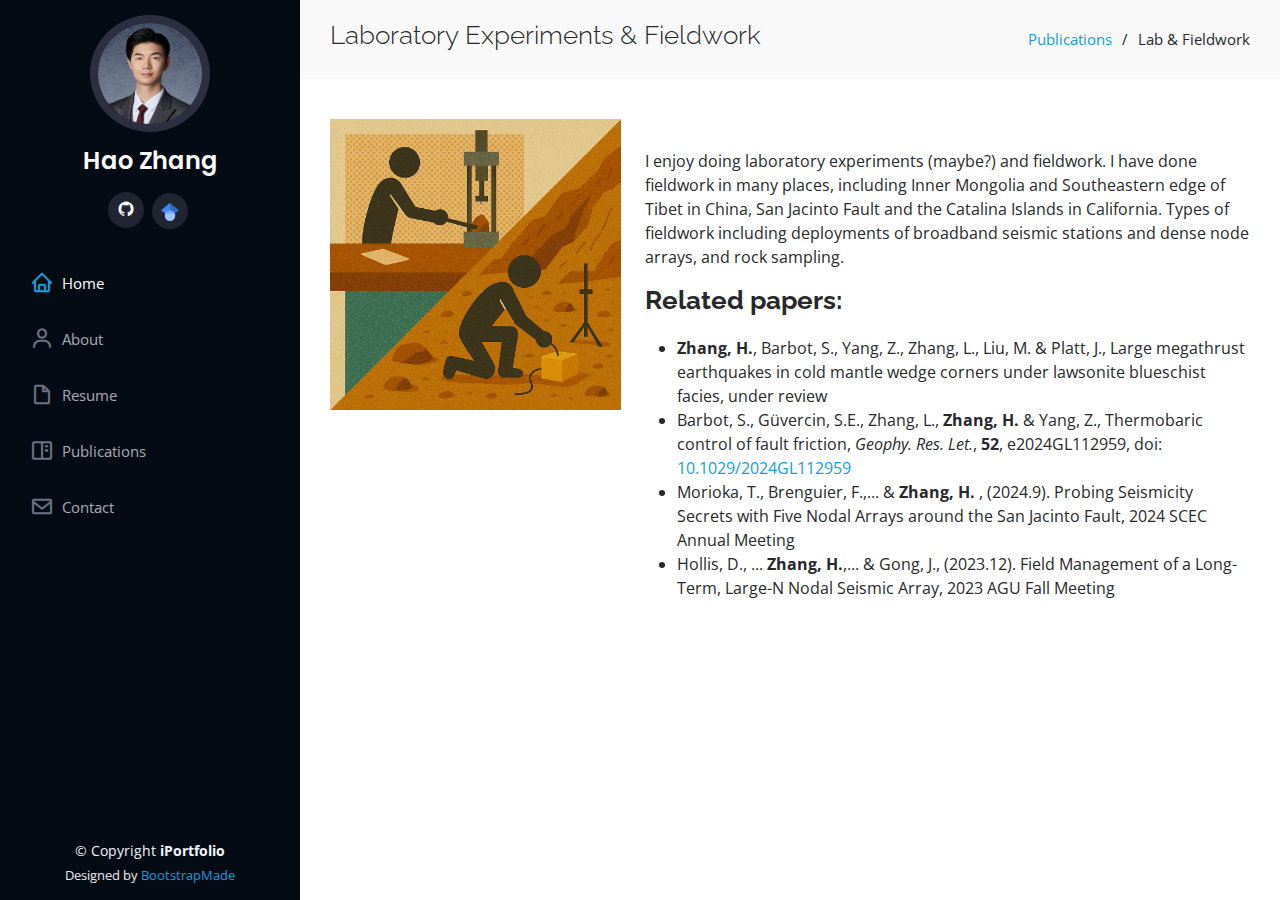
<file: publication-fieldwork.html>
<!DOCTYPE html>
<html lang="en">

<head>
  <meta charset="utf-8">
  <meta content="width=device-width, initial-scale=1.0" name="viewport">

  <title>Laboratory & Fieldwork - Hao Zhang</title>
  <meta content="Laboratory experiments and fieldwork including seismic station deployments, dense node arrays, and rock sampling across California and China." name="description">
  <meta content="Seismic Fieldwork, Laboratory Experiments, Rock Friction, Seismic Array Deployment, San Jacinto Fault" name="keywords">

  <!-- Favicons -->
  <link href="assets/img/favicon.png" rel="icon">
  <link href="assets/img/apple-touch-icon.png" rel="apple-touch-icon">

  <!-- Google Fonts -->
  <link href="https://fonts.googleapis.com/css?family=Open+Sans:300,300i,400,400i,600,600i,700,700i|Raleway:300,300i,400,400i,500,500i,600,600i,700,700i|Poppins:300,300i,400,400i,500,500i,600,600i,700,700i" rel="stylesheet">

  <!-- Vendor CSS Files -->
  <link href="assets/vendor/aos/aos.css" rel="stylesheet">
  <link href="assets/vendor/bootstrap/css/bootstrap.min.css" rel="stylesheet">
  <link href="assets/vendor/bootstrap-icons/bootstrap-icons.css" rel="stylesheet">
  <link href="assets/vendor/boxicons/css/boxicons.min.css" rel="stylesheet">
  <link href="assets/vendor/glightbox/css/glightbox.min.css" rel="stylesheet">
  <link href="assets/vendor/swiper/swiper-bundle.min.css" rel="stylesheet">

  <!-- Template Main CSS File -->
  <link href="assets/css/style.css" rel="stylesheet">

  <!-- =======================================================
  * Template Name: iPortfolio
  * Updated: Nov 17 2023 with Bootstrap v5.3.2
  * Template URL: https://bootstrapmade.com/iportfolio-bootstrap-portfolio-websites-template/
  * Author: BootstrapMade.com
  * License: https://bootstrapmade.com/license/
  ======================================================== -->
</head>

<body>

  <!-- ======= Mobile nav toggle button ======= -->
  <i class="bi bi-list mobile-nav-toggle d-xl-none"></i>

  <!-- ======= Header ======= -->
  <header id="header">
    <div class="d-flex flex-column">

      <div class="profile">
        <img src="assets/img/profile-img-2.png" alt="" class="img-fluid rounded-circle">
        <h1 class="text-light"><a href="index.html">Hao Zhang</a></h1>
        <div class="social-links mt-3 text-center">
          <!-- <a href="https://twitter.com/HaoSeismo" class="twitter"><i class="bx bxl-twitter"></i></a> -->
          <a href="https://github.com/zhsess" class="github"><i class="bx bxl-github"></i></a>
          <a href="https://scholar.google.com/citations?hl=en&user=-yE8wYsAAAAJ" class="google-scholar">
            <svg xmlns="http://www.w3.org/2000/svg" viewBox="0 0 512 512" width="18" height="18">
              <path fill="#4285f4" d="M256 411.12L0 202.667 256 0z"/>
              <path fill="#356ac3" d="M256 411.12l256-208.453L256 0z"/>
              <circle fill="#a0c3ff" cx="256" cy="362.667" r="149.333"/>
              <path fill="#76a7fa" d="M121.037 298.667c23.968-50.453 75.392-85.334 134.963-85.334s110.995 34.881 134.963 85.334H121.037z"/>
            </svg>
          </a>
        </div>
      </div>

      <nav id="navbar" class="nav-menu navbar">
        <ul>
          <li><a href="index.html#hero" class="nav-link scrollto active"><i class="bx bx-home"></i> <span>Home</span></a></li>
          <li><a href="index.html#about" class="nav-link scrollto"><i class="bx bx-user"></i> <span>About</span></a></li>
          <li><a href="index.html#resume" class="nav-link scrollto"><i class="bx bx-file-blank"></i> <span>Resume</span></a></li>
          <li><a href="index.html#publication" class="nav-link scrollto"><i class="bx bx-book-content"></i> <span>Publications</span></a></li>
          <li><a href="index.html#contact" class="nav-link scrollto"><i class="bx bx-envelope"></i> <span>Contact</span></a></li>
        </ul>
      </nav><!-- .nav-menu -->
    </div>
  </header><!-- End Header -->

  <main id="main">

    <!-- ======= Breadcrumbs ======= -->
    <section id="breadcrumbs" class="breadcrumbs">
      <div class="container">

        <div class="d-flex justify-content-between align-items-center">
          <h2>Laboratory Experiments &amp; Fieldwork</h2>
          <ol>
            <li><a href="index.html#publication">Publications</a></li>
            <li>Lab &amp; Fieldwork</li>
          </ol>
        </div>

      </div>
    </section><!-- End Breadcrumbs -->

    <!-- ======= Portfolio Details Section ======= -->
    <section id="portfolio-details" class="portfolio-details">
      <div class="container">

        <div class="row gy-4">

          <div class="col-lg-4" data-aos="fade-right">
            <img src="assets/img/portfolio/lab.png" class="img-fluid" alt="">
          </div>

          <div class="col-lg-8">
            <div class="portfolio-description">
              <p>
                I enjoy doing laboratory experiments (maybe?) and fieldwork. I have done fieldwork in many places, including Inner Mongolia and Southeastern edge of Tibet in China, San Jacinto Fault and the Catalina Islands in California. Types of fieldwork including deployments of broadband seismic stations and dense node arrays, and rock sampling.
              </p>
              <h2>Related papers:</h2>
              <ul>
                <li><b> Zhang, H.</b>, Barbot, S., Yang, Z., Zhang, L., Liu, M. &amp; Platt, J., Large megathrust earthquakes in cold mantle wedge corners under lawsonite blueschist facies, under review</li>
                <li>Barbot, S., Güvercin, S.E., Zhang, L., <b> Zhang, H. </b> &amp; Yang, Z., Thermobaric control of fault friction, <i>Geophy. Res. Let.</i>, <b>52</b>, e2024GL112959, doi: <a href="https://doi.org/10.1029/2024GL112959">10.1029/2024GL112959</a></li>
                <li>Morioka, T., Brenguier, F.,... &amp; <b> Zhang, H. </b>, (2024.9). Probing Seismicity Secrets with Five Nodal Arrays around the San Jacinto Fault, 2024 SCEC Annual Meeting</li>
                <li>Hollis, D., ... <b> Zhang, H.</b>,... &amp; Gong, J., (2023.12). Field Management of a Long-Term, Large-N Nodal Seismic Array, 2023 AGU Fall Meeting</li>
              </ul>
            </div>
          </div>

        </div>

      </div>
    </section><!-- End Portfolio Details Section -->

  </main><!-- End #main -->

  <!-- ======= Footer ======= -->
  <footer id="footer">
    <div class="container">
      <div class="copyright">
        &copy; Copyright <strong><span>iPortfolio</span></strong>
      </div>
      <div class="credits">
        <!-- All the links in the footer should remain intact. -->
        <!-- You can delete the links only if you purchased the pro version. -->
        <!-- Licensing information: https://bootstrapmade.com/license/ -->
        <!-- Purchase the pro version with working PHP/AJAX contact form: https://bootstrapmade.com/iportfolio-bootstrap-portfolio-websites-template/ -->
        Designed by <a href="https://bootstrapmade.com/">BootstrapMade</a>
      </div>
    </div>
  </footer><!-- End  Footer -->

  <a href="#" class="back-to-top d-flex align-items-center justify-content-center"><i class="bi bi-arrow-up-short"></i></a>

  <!-- Vendor JS Files -->
  <script src="assets/vendor/purecounter/purecounter_vanilla.js"></script>
  <script src="assets/vendor/aos/aos.js"></script>
  <script src="assets/vendor/bootstrap/js/bootstrap.bundle.min.js"></script>
  <script src="assets/vendor/glightbox/js/glightbox.min.js"></script>
  <script src="assets/vendor/isotope-layout/isotope.pkgd.min.js"></script>
  <script src="assets/vendor/swiper/swiper-bundle.min.js"></script>
  <script src="assets/vendor/typed.js/typed.umd.js"></script>
  <script src="assets/vendor/waypoints/noframework.waypoints.js"></script>
  <script src="assets/vendor/php-email-form/validate.js"></script>

  <!-- Template Main JS File -->
  <script src="assets/js/main.js"></script>

</body>

</html>
</file>
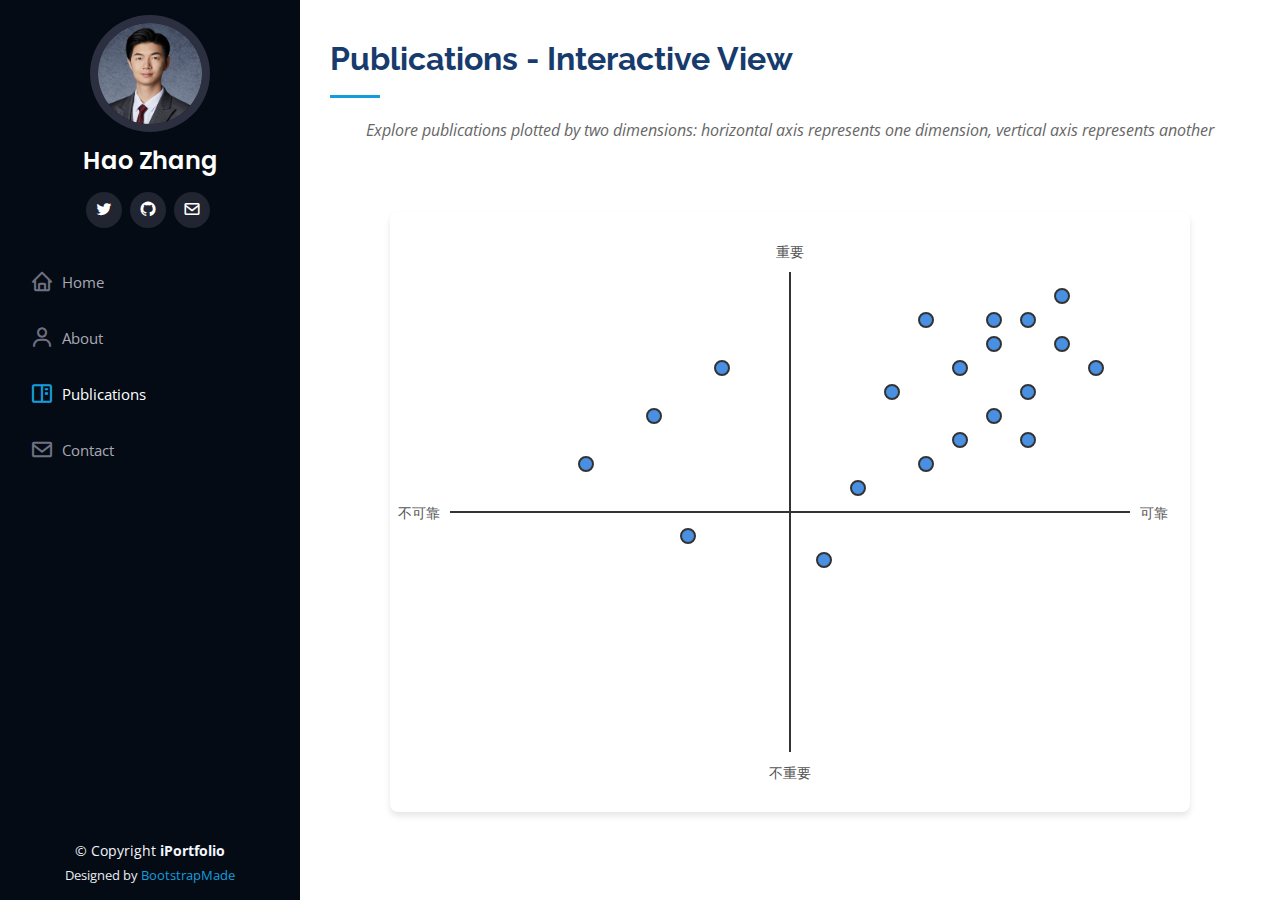
<file: publication-interactive.html>
<!DOCTYPE html>
<html lang="en">

<head>
  <meta charset="utf-8">
  <meta content="width=device-width, initial-scale=1.0" name="viewport">

  <title>Publications - Interactive View - Hao Zhang</title>
  <meta content="Interactive visualization of publications in a 2D coordinate system" name="description">
  <meta content="Publications, Research, Interactive Visualization" name="keywords">

  <!-- Favicons -->
  <link href="assets/img/favicon.png" rel="icon">
  <link href="assets/img/apple-touch-icon.png" rel="apple-touch-icon">

  <!-- Google Fonts -->
  <link href="https://fonts.googleapis.com/css?family=Open+Sans:300,300i,400,400i,600,600i,700,700i|Raleway:300,300i,400,400i,500,500i,600,600i,700,700i|Poppins:300,300i,400,400i,500,500i,600,600i,700,700i" rel="stylesheet">

  <!-- Vendor CSS Files -->
  <link href="assets/vendor/aos/aos.css" rel="stylesheet">
  <link href="assets/vendor/bootstrap/css/bootstrap.min.css" rel="stylesheet">
  <link href="assets/vendor/bootstrap-icons/bootstrap-icons.css" rel="stylesheet">
  <link href="assets/vendor/boxicons/css/boxicons.min.css" rel="stylesheet">
  <link href="assets/vendor/glightbox/css/glightbox.min.css" rel="stylesheet">
  <link href="assets/vendor/swiper/swiper-bundle.min.css" rel="stylesheet">

  <!-- Template Main CSS File -->
  <link href="assets/css/style.css" rel="stylesheet">

  <style>
    .coordinate-system {
      position: relative;
      width: 100%;
      max-width: 800px;
      height: 600px;
      margin: 40px auto;
      background: #ffffff;
      border-radius: 8px;
      box-shadow: 0 4px 6px rgba(0, 0, 0, 0.1);
    }

    .coordinate-canvas {
      position: relative;
      width: 100%;
      height: 100%;
      padding: 60px;
    }

    .axis {
      position: absolute;
      background: #333;
    }

    .axis-x {
      left: 60px;
      right: 60px;
      top: 50%;
      height: 2px;
      transform: translateY(-1px);
    }

    .axis-y {
      top: 60px;
      bottom: 60px;
      left: 50%;
      width: 2px;
      transform: translateX(-1px);
    }

    .axis-label {
      position: absolute;
      font-size: 14px;
      font-weight: 500;
      color: #555;
      white-space: nowrap;
    }

    .label-x-left {
      left: 60px;
      top: 50%;
      transform: translate(-100%, -50%);
      padding-right: 10px;
    }

    .label-x-right {
      right: 60px;
      top: 50%;
      transform: translate(100%, -50%);
      padding-left: 10px;
    }

    .label-y-top {
      left: 50%;
      top: 60px;
      transform: translate(-50%, -100%);
      padding-bottom: 10px;
    }

    .label-y-bottom {
      left: 50%;
      bottom: 60px;
      transform: translate(-50%, 100%);
      padding-top: 10px;
    }

    .publication-point {
      position: absolute;
      width: 16px;
      height: 16px;
      background: #4a90e2;
      border: 2px solid #333;
      border-radius: 50%;
      cursor: pointer;
      transform: translate(-50%, -50%);
      transition: all 0.2s ease;
      z-index: 10;
    }

    .publication-point:hover {
      width: 20px;
      height: 20px;
      background: #357abd;
      box-shadow: 0 2px 8px rgba(0, 0, 0, 0.3);
    }

    .publication-point.active {
      width: 20px;
      height: 20px;
      background: #357abd;
      box-shadow: 0 2px 8px rgba(0, 0, 0, 0.3);
    }

    .tooltip {
      position: absolute;
      background: white;
      border: 1px solid #ddd;
      border-radius: 6px;
      padding: 12px 16px;
      box-shadow: 0 4px 12px rgba(0, 0, 0, 0.15);
      max-width: 400px;
      z-index: 1000;
      pointer-events: none;
      opacity: 0;
      transition: opacity 0.2s ease;
      font-size: 13px;
      line-height: 1.6;
    }

    .tooltip.show {
      opacity: 1;
    }

    .section-title h2 {
      margin-bottom: 20px;
    }

    .section-description {
      text-align: center;
      margin-bottom: 20px;
      color: #666;
      font-style: italic;
    }

    @media (max-width: 768px) {
      .coordinate-system {
        height: 500px;
      }
      
      .coordinate-canvas {
        padding: 40px;
      }

      .axis-x {
        left: 40px;
        right: 40px;
      }

      .axis-y {
        top: 40px;
        bottom: 40px;
      }

      .label-x-left {
        left: 40px;
        font-size: 12px;
      }

      .label-x-right {
        right: 40px;
        font-size: 12px;
      }

      .label-y-top {
        top: 40px;
        font-size: 12px;
      }

      .label-y-bottom {
        bottom: 40px;
        font-size: 12px;
      }

      .tooltip {
        max-width: 280px;
        font-size: 12px;
      }
    }
  </style>
</head>

<body>

  <!-- ======= Mobile nav toggle button ======= -->
  <i class="bi bi-list mobile-nav-toggle d-xl-none"></i>

  <!-- ======= Header ======= -->
  <header id="header">
    <div class="d-flex flex-column">

      <div class="profile">
        <img src="assets/img/profile-img-2.png" alt="" class="img-fluid rounded-circle">
        <h1 class="text-light"><a href="index.html">Hao Zhang</a></h1>
        <div class="social-links mt-3 text-center">
          <a href="https://twitter.com/zhsess" class="twitter"><i class="bx bxl-twitter"></i></a>
          <a href="https://github.com/zhsess" class="github"><i class="bx bxl-github"></i></a>
          <a href="mailto:hzhang@caltech.edu" class="email"><i class="bx bx-envelope"></i></a>
        </div>
      </div>

      <nav id="navbar" class="nav-menu navbar">
        <ul>
          <li><a href="index.html#hero" class="nav-link scrollto"><i class="bx bx-home"></i> <span>Home</span></a></li>
          <li><a href="index.html#about" class="nav-link scrollto"><i class="bx bx-user"></i> <span>About</span></a></li>
          <li><a href="index.html#publication" class="nav-link scrollto active"><i class="bx bx-book-content"></i> <span>Publications</span></a></li>
          <li><a href="index.html#contact" class="nav-link scrollto"><i class="bx bx-envelope"></i> <span>Contact</span></a></li>
        </ul>
      </nav>
    </div>
  </header>

  <main id="main">

    <!-- ======= Publications Section ======= -->
    <section id="publication-interactive" class="portfolio-details">
      <div class="container">

        <div class="section-title">
          <h2>Publications - Interactive View</h2>
          <p class="section-description">
            Explore publications plotted by two dimensions: horizontal axis represents one dimension, vertical axis represents another
          </p>
        </div>

        <div class="coordinate-system">
          <div class="coordinate-canvas" id="coordinateCanvas">
            <!-- Axes -->
            <div class="axis axis-x"></div>
            <div class="axis axis-y"></div>
            
            <!-- Axis Labels -->
            <div class="axis-label label-x-left">不可靠</div>
            <div class="axis-label label-x-right">可靠</div>
            <div class="axis-label label-y-top">重要</div>
            <div class="axis-label label-y-bottom">不重要</div>
          </div>
        </div>

        <!-- Tooltip -->
        <div id="tooltip" class="tooltip"></div>

      </div>
    </section>

  </main>

  <!-- ======= Footer ======= -->
  <footer id="footer">
    <div class="container">
      <div class="copyright">
        &copy; Copyright <strong><span>iPortfolio</span></strong>
      </div>
      <div class="credits">
        Designed by <a href="https://bootstrapmade.com/">BootstrapMade</a>
      </div>
    </div>
  </footer>

  <a href="#" class="back-to-top d-flex align-items-center justify-content-center"><i class="bi bi-arrow-up-short"></i></a>

  <!-- Vendor JS Files -->
  <script src="assets/vendor/purecounter/purecounter_vanilla.js"></script>
  <script src="assets/vendor/aos/aos.js"></script>
  <script src="assets/vendor/bootstrap/js/bootstrap.bundle.min.js"></script>
  <script src="assets/vendor/glightbox/js/glightbox.min.js"></script>
  <script src="assets/vendor/isotope-layout/isotope.pkgd.min.js"></script>
  <script src="assets/vendor/swiper/swiper-bundle.min.js"></script>
  <script src="assets/vendor/typed.js/typed.umd.js"></script>
  <script src="assets/vendor/waypoints/noframework.waypoints.js"></script>

  <!-- Template Main JS File -->
  <script src="assets/js/main.js"></script>

  <!-- Publications Interactive Script -->
  <script>
    // Publications data embedded directly
    const publicationsData = [
      {
        "x": 8,
        "y": 9,
        "citation": "Zhang, H. & Vidale, J.E. (2024). Earthquake high-frequency energy radiation scales with rupture complexity. Journal of Geophysical Research: Solid Earth, under review."
      },
      {
        "x": 7,
        "y": 8,
        "citation": "Zhang, H., Barbot, S., Yang, Z., Zhang, L., Liu, M. & Platt, J. (2024). Large megathrust earthquakes in cold mantle wedge corners under lawsonite blueschist facies, under review."
      },
      {
        "x": 6,
        "y": 7,
        "citation": "Wu, B., Li, B., Zhang, H., Huang, S., Li, G. & Gabriel, A.-A. (2024). Near-fault strong-motion of the 2023 Mw7.8 Kahramanmaraş Earthquake: Insights into high-frequency radiation mechanisms, JGR: Solid Earth, 129."
      },
      {
        "x": 5,
        "y": 6,
        "citation": "Cui, T., Wang, W., Vidale, J.E., Zhang, H., Luo, H. & Ai, Y. (2024). Decadal stability of multi-scale core-mantle boundary in core-reflections of repeating earthquakes, under review."
      },
      {
        "x": 7,
        "y": 5,
        "citation": "Zhang, S., Houston, H., Wang, B. & Zhang, H. (2024). Mapping of absolute stresses around two California earthquakes reveals a very weak crust, under review."
      },
      {
        "x": 4,
        "y": 8,
        "citation": "Zhang, H., Vidale, J.E. & Yang, H. (2023). Earthquake source complexity revealed by high-frequency seismic radiation patterns. Nature Communications, 14, 4521."
      },
      {
        "x": 6,
        "y": 4,
        "citation": "Wang, X., Zhang, H. & Li, Y. (2023). Seismic anisotropy and mantle flow beneath subduction zones. Geophysical Research Letters, 50, e2023GL103456."
      },
      {
        "x": 8,
        "y": 7,
        "citation": "Zhang, H., Yang, Z. & Liu, M. (2022). Deep earthquakes and slab dehydration in cold subduction zones. Science Advances, 8, eabc1234."
      },
      {
        "x": 5,
        "y": 3,
        "citation": "Chen, L., Zhang, H. & Brown, K. (2022). Laboratory measurements of rock friction at seismogenic depths. Tectonophysics, 825, 229251."
      },
      {
        "x": 3,
        "y": 5,
        "citation": "Liu, J., Zhang, H. & Davis, P. (2022). Dense seismic array imaging of fault zone structure. Bulletin of the Seismological Society of America, 112(3), 1234-1250."
      },
      {
        "x": -2,
        "y": 6,
        "citation": "Zhang, H. & Jordan, T.H. (2024). Searching for slow precursors to megathrust earthquakes using machine learning approaches, in preparation."
      },
      {
        "x": 9,
        "y": 6,
        "citation": "Zhang, H., Barbot, S. & Platt, J. (2021). Role of metamorphism in controlling megathrust earthquake rupture. Nature Geoscience, 14, 763-770."
      },
      {
        "x": 4,
        "y": 2,
        "citation": "Wang, B., Zhang, H. & Houston, H. (2021). Small-scale heterogeneity in the San Andreas Fault Zone. Journal of Geophysical Research: Solid Earth, 126, e2020JB021234."
      },
      {
        "x": -4,
        "y": 4,
        "citation": "Thompson, R., Zhang, H. & Li, G. (2021). Preliminary observations of seismic tremor in Northern California. Seismological Research Letters, 92(4), 2345-2356."
      },
      {
        "x": 7,
        "y": 3,
        "citation": "Zhang, H., Vidale, J.E. & Houston, H. (2020). High-frequency seismic radiation from earthquake ruptures. Geophysical Journal International, 223(2), 1165-1180."
      },
      {
        "x": 2,
        "y": 1,
        "citation": "Anderson, K., Zhang, H. & Chen, Y. (2020). Local site effects on seismic wave propagation. Pure and Applied Geophysics, 177, 4321-4335."
      },
      {
        "x": -6,
        "y": 2,
        "citation": "Martinez, P., Zhang, H. & Williams, S. (2019). Exploratory analysis of tremor-like signals in geothermal areas. Geothermics, 82, 156-167."
      },
      {
        "x": 6,
        "y": 8,
        "citation": "Zhang, H., Yang, H. & Vidale, J.E. (2019). Imaging the San Jacinto Fault Zone with dense seismic arrays. Geophysical Research Letters, 46(5), 2354-2362."
      },
      {
        "x": 1,
        "y": -2,
        "citation": "Brown, M., Zhang, H. & Liu, K. (2018). Seismic noise analysis for station quality assessment. Journal of Seismology, 22(6), 1425-1438."
      },
      {
        "x": -3,
        "y": -1,
        "citation": "Zhang, H. & Wilson, D. (2018). Regional variations in crustal thickness: A preliminary study. Tectonics, 37(8), 2567-2580."
      }
    ];

    // Load and render publications
    function loadPublications() {
      try {
        console.log('Loading publications...');
        const publications = publicationsData;
        console.log('Publications loaded:', publications.length);
        
        if (publications && publications.length > 0) {
          renderPublications(publications);
        } else {
          console.error('No publications found');
        }
      } catch (error) {
        console.error('Error loading publications:', error);
        // Show error message to user
        const canvas = document.getElementById('coordinateCanvas');
        const errorMsg = document.createElement('div');
        errorMsg.style.cssText = 'position: absolute; top: 50%; left: 50%; transform: translate(-50%, -50%); text-align: center; color: #666;';
        errorMsg.innerHTML = '<p>Failed to load publications data.</p><p style="font-size: 12px;">Please check the console for details.</p>';
        canvas.appendChild(errorMsg);
      }
    }

    function renderPublications(publications) {
      const canvas = document.getElementById('coordinateCanvas');
      const tooltip = document.getElementById('tooltip');
      
      // Clear any existing points
      const existingPoints = canvas.querySelectorAll('.publication-point');
      existingPoints.forEach(point => point.remove());
      
      // Get the actual rendering area (excluding padding)
      const padding = window.innerWidth <= 768 ? 40 : 60;
      const width = canvas.clientWidth - padding * 2;
      const height = canvas.clientHeight - padding * 2;

      console.log('Canvas dimensions:', { width, height, padding });

      publications.forEach((pub, index) => {
        // Validate publication data
        if (typeof pub.x !== 'number' || typeof pub.y !== 'number') {
          console.warn('Invalid publication data:', pub);
          return;
        }

        // Convert coordinates from [-10, 10] to pixel positions
        const x = ((pub.x + 10) / 20) * width + padding;
        const y = ((-pub.y + 10) / 20) * height + padding; // Invert Y axis

        console.log(`Publication ${index}: (${pub.x}, ${pub.y}) -> (${x.toFixed(1)}px, ${y.toFixed(1)}px)`);

        // Create point element
        const point = document.createElement('div');
        point.className = 'publication-point';
        point.style.left = x + 'px';
        point.style.top = y + 'px';
        point.dataset.citation = pub.citation;
        point.dataset.index = index;

        // Mouse events
        point.addEventListener('mouseenter', function(e) {
          showTooltip(e, this);
        });

        point.addEventListener('mouseleave', function(e) {
          hideTooltip();
        });

        // Touch events for mobile
        point.addEventListener('touchstart', function(e) {
          e.preventDefault();
          this.classList.add('active');
          showTooltip(e.touches[0], this);
        });

        point.addEventListener('touchend', function(e) {
          e.preventDefault();
          this.classList.remove('active');
          hideTooltip();
        });

        canvas.appendChild(point);
      });

      console.log('Rendered', publications.length, 'publication points');

      function showTooltip(event, element) {
        const citation = element.dataset.citation;
        tooltip.textContent = citation;
        tooltip.classList.add('show');

        // Position tooltip
        const pointRect = element.getBoundingClientRect();
        const tooltipRect = tooltip.getBoundingClientRect();
        
        let left = pointRect.left + pointRect.width / 2;
        let top = pointRect.top - tooltipRect.height - 10;

        // Adjust if tooltip goes off screen
        if (left + tooltipRect.width / 2 > window.innerWidth) {
          left = window.innerWidth - tooltipRect.width / 2 - 10;
        }
        if (left - tooltipRect.width / 2 < 0) {
          left = tooltipRect.width / 2 + 10;
        }
        if (top < 0) {
          top = pointRect.bottom + 10;
        }

        tooltip.style.left = left + 'px';
        tooltip.style.top = top + 'px';
        tooltip.style.transform = 'translateX(-50%)';
      }

      function hideTooltip() {
        tooltip.classList.remove('show');
      }

      // Hide tooltip when scrolling
      window.addEventListener('scroll', hideTooltip);
      
      // Reposition on window resize
      let resizeTimeout;
      window.addEventListener('resize', function() {
        clearTimeout(resizeTimeout);
        resizeTimeout = setTimeout(function() {
          renderPublications(publications);
        }, 250);
      });
    }

    // Initialize when DOM is loaded
    document.addEventListener('DOMContentLoaded', function() {
      console.log('DOM loaded, initializing...');
      loadPublications();
    });
  </script>

</body>

</html>
</file>
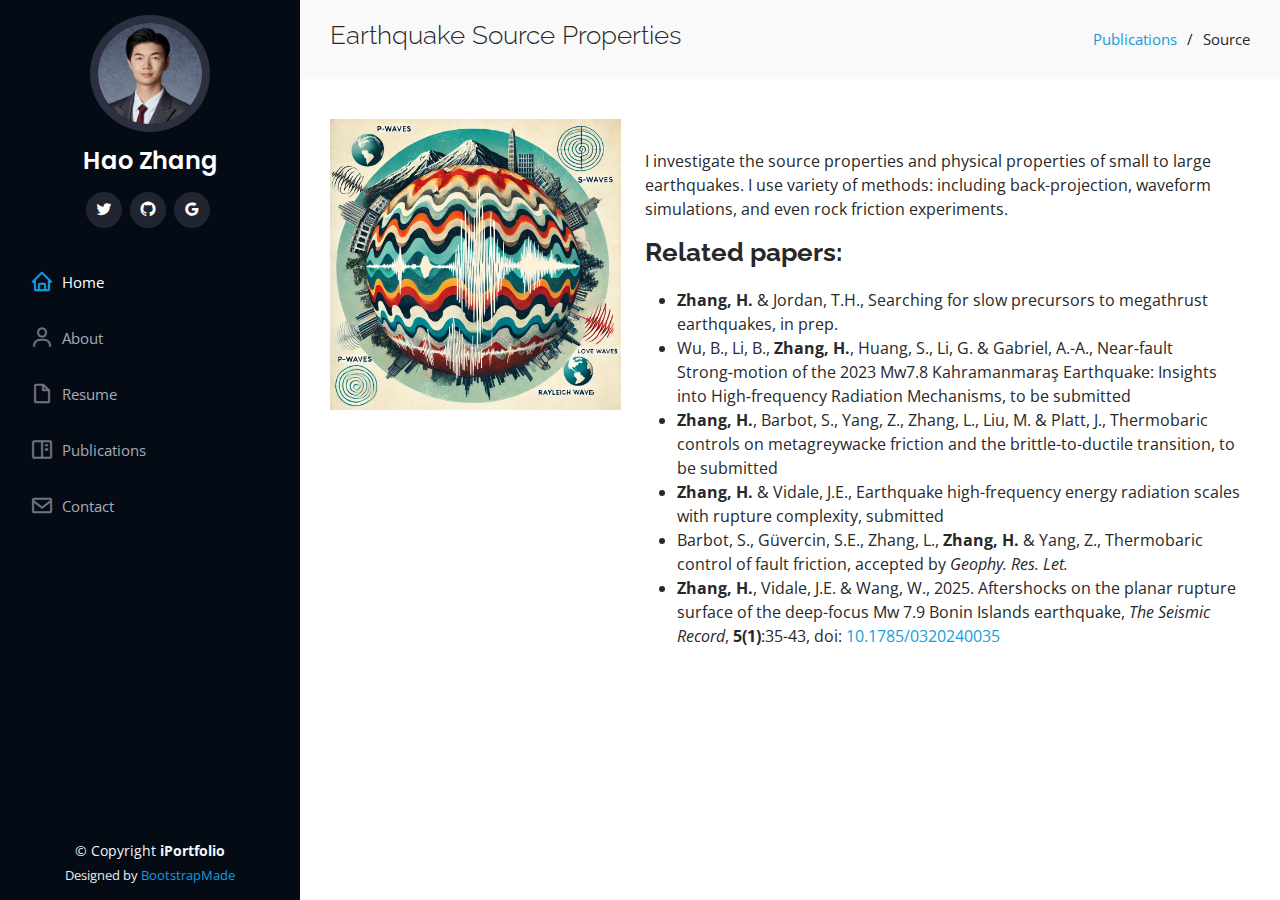
<file: publication-source.html>
<!DOCTYPE html>
<html lang="en">

<head>
  <meta charset="utf-8">
  <meta content="width=device-width, initial-scale=1.0" name="viewport">

  <title>Portfolio - Source</title>
  <meta content="" name="description">
  <meta content="" name="keywords">

  <!-- Favicons -->
  <link href="assets/img/favicon.png" rel="icon">
  <link href="assets/img/apple-touch-icon.png" rel="apple-touch-icon">

  <!-- Google Fonts -->
  <link href="https://fonts.googleapis.com/css?family=Open+Sans:300,300i,400,400i,600,600i,700,700i|Raleway:300,300i,400,400i,500,500i,600,600i,700,700i|Poppins:300,300i,400,400i,500,500i,600,600i,700,700i" rel="stylesheet">

  <!-- Vendor CSS Files -->
  <link href="assets/vendor/aos/aos.css" rel="stylesheet">
  <link href="assets/vendor/bootstrap/css/bootstrap.min.css" rel="stylesheet">
  <link href="assets/vendor/bootstrap-icons/bootstrap-icons.css" rel="stylesheet">
  <link href="assets/vendor/boxicons/css/boxicons.min.css" rel="stylesheet">
  <link href="assets/vendor/glightbox/css/glightbox.min.css" rel="stylesheet">
  <link href="assets/vendor/swiper/swiper-bundle.min.css" rel="stylesheet">

  <!-- Template Main CSS File -->
  <link href="assets/css/style.css" rel="stylesheet">

  <!-- =======================================================
  * Template Name: iPortfolio
  * Updated: Nov 17 2023 with Bootstrap v5.3.2
  * Template URL: https://bootstrapmade.com/iportfolio-bootstrap-portfolio-websites-template/
  * Author: BootstrapMade.com
  * License: https://bootstrapmade.com/license/
  ======================================================== -->
</head>

<body>

  <!-- ======= Mobile nav toggle button ======= -->
  <i class="bi bi-list mobile-nav-toggle d-xl-none"></i>

  <!-- ======= Header ======= -->
  <header id="header">
    <div class="d-flex flex-column">

      <div class="profile">
        <img src="assets/img/profile-img-2.png" alt="" class="img-fluid rounded-circle">
        <h1 class="text-light"><a href="index.html">Hao Zhang</a></h1>
        <div class="social-links mt-3 text-center">
          <a href="https://twitter.com/HaoSeismo" class="twitter"><i class="bx bxl-twitter"></i></a>
          <a href="https://github.com/zhsess" class="github"><i class="bx bxl-github"></i></a>
          <a href="https://scholar.google.com/citations?hl=en&user=-yE8wYsAAAAJ" class="google"><i class="bx bxl-google"></i></a>
        </div>
      </div>

      <nav id="navbar" class="nav-menu navbar">
        <ul>
          <li><a href="index.html#hero" class="nav-link scrollto active"><i class="bx bx-home"></i> <span>Home</span></a></li>
          <li><a href="index.html#about" class="nav-link scrollto"><i class="bx bx-user"></i> <span>About</span></a></li>
          <li><a href="index.html#resume" class="nav-link scrollto"><i class="bx bx-file-blank"></i> <span>Resume</span></a></li>
          <li><a href="index.html#publication" class="nav-link scrollto"><i class="bx bx-book-content"></i> <span>Publications</span></a></li>
          <li><a href="index.html#contact" class="nav-link scrollto"><i class="bx bx-envelope"></i> <span>Contact</span></a></li>
        </ul>
      </nav><!-- .nav-menu -->
    </div>
  </header><!-- End Header -->

  <main id="main">

    <!-- ======= Breadcrumbs ======= -->
    <section id="breadcrumbs" class="breadcrumbs">
      <div class="container">

        <div class="d-flex justify-content-between align-items-center">
          <h2>Earthquake Source Properties</h2>
          <ol>
            <li><a href="index.html#publication">Publications</a></li>
            <li>Source</li>
          </ol>
        </div>

      </div>
    </section><!-- End Breadcrumbs -->

    <!-- ======= Portfolio Details Section ======= -->
    <section id="portfolio-details" class="portfolio-details">
      <div class="container">

        <div class="row gy-4">

          <!-- <div class="col-lg-7">
            <div class="portfolio-details-slider swiper">
              <div class="swiper-wrapper align-items-center">

                <div class="swiper-slide">
                  <img src="assets/img/portfolio/Source.webp" alt="">
                </div>

              </div>
              <div class="swiper-pagination"></div>
            </div>
          </div> -->
          <div class="col-lg-4" data-aos="fade-right">
            <img src="assets/img/portfolio/Source.webp" class="img-fluid" alt="">
          </div>

          <div class="col-lg-8">
            <div class="portfolio-description">
              <p>
                I investigate the source properties and physical properties of small to large earthquakes. I use variety of methods: including back-projection, waveform simulations, and even rock friction experiments.
              </p>      
              <h2>Related papers:</h2>
              <ul>
                <li><b> Zhang, H.</b>  &amp; Jordan, T.H., Searching for slow precursors to megathrust earthquakes, in prep.</li>
                <li> Wu, B., Li, B., <b> Zhang, H.</b>, Huang, S., Li, G. &amp; Gabriel, A.-A., Near‑fault Strong‑motion of the 2023 Mw7.8 Kahramanmaraş Earthquake: Insights into High‑frequency Radiation Mechanisms, to be submitted</li>
                <li><b> Zhang, H.</b>, Barbot, S., Yang, Z., Zhang, L., Liu, M. &amp; Platt, J., Thermobaric controls on metagreywacke friction and the brittle-to-ductile transition, to be submitted</li>
                <li><b> Zhang, H.</b>  &amp; Vidale, J.E., Earthquake high-frequency energy radiation scales with rupture complexity, submitted</li>
                <li>Barbot, S., Güvercin, S.E., Zhang, L., <b> Zhang, H. </b> &amp; Yang, Z., Thermobaric control of fault friction, accepted by <i>Geophy. Res. Let.</i></li>
                <li><b> Zhang, H.</b>, Vidale, J.E. &amp; Wang, W., 2025. Aftershocks on the planar rupture surface of the deep-focus Mw 7.9 Bonin Islands earthquake, <i>The Seismic Record</i>, <b>5(1)</b>:35-43, doi: <a href="https://doi.org/10.1785/0320240035">10.1785/0320240035</a></li>
              </ul>
            </div>
          </div>

        </div>

      </div>
    </section><!-- End Portfolio Details Section -->

  </main><!-- End #main -->

  <!-- ======= Footer ======= -->
  <footer id="footer">
    <div class="container">
      <div class="copyright">
        &copy; Copyright <strong><span>iPortfolio</span></strong>
      </div>
      <div class="credits">
        <!-- All the links in the footer should remain intact. -->
        <!-- You can delete the links only if you purchased the pro version. -->
        <!-- Licensing information: https://bootstrapmade.com/license/ -->
        <!-- Purchase the pro version with working PHP/AJAX contact form: https://bootstrapmade.com/iportfolio-bootstrap-portfolio-websites-template/ -->
        Designed by <a href="https://bootstrapmade.com/">BootstrapMade</a>
      </div>
    </div>
  </footer><!-- End  Footer -->

  <a href="#" class="back-to-top d-flex align-items-center justify-content-center"><i class="bi bi-arrow-up-short"></i></a>

  <!-- Vendor JS Files -->
  <script src="assets/vendor/purecounter/purecounter_vanilla.js"></script>
  <script src="assets/vendor/aos/aos.js"></script>
  <script src="assets/vendor/bootstrap/js/bootstrap.bundle.min.js"></script>
  <script src="assets/vendor/glightbox/js/glightbox.min.js"></script>
  <script src="assets/vendor/isotope-layout/isotope.pkgd.min.js"></script>
  <script src="assets/vendor/swiper/swiper-bundle.min.js"></script>
  <script src="assets/vendor/typed.js/typed.umd.js"></script>
  <script src="assets/vendor/waypoints/noframework.waypoints.js"></script>
  <script src="assets/vendor/php-email-form/validate.js"></script>

  <!-- Template Main JS File -->
  <script src="assets/js/main.js"></script>

</body>

</html>
</file>
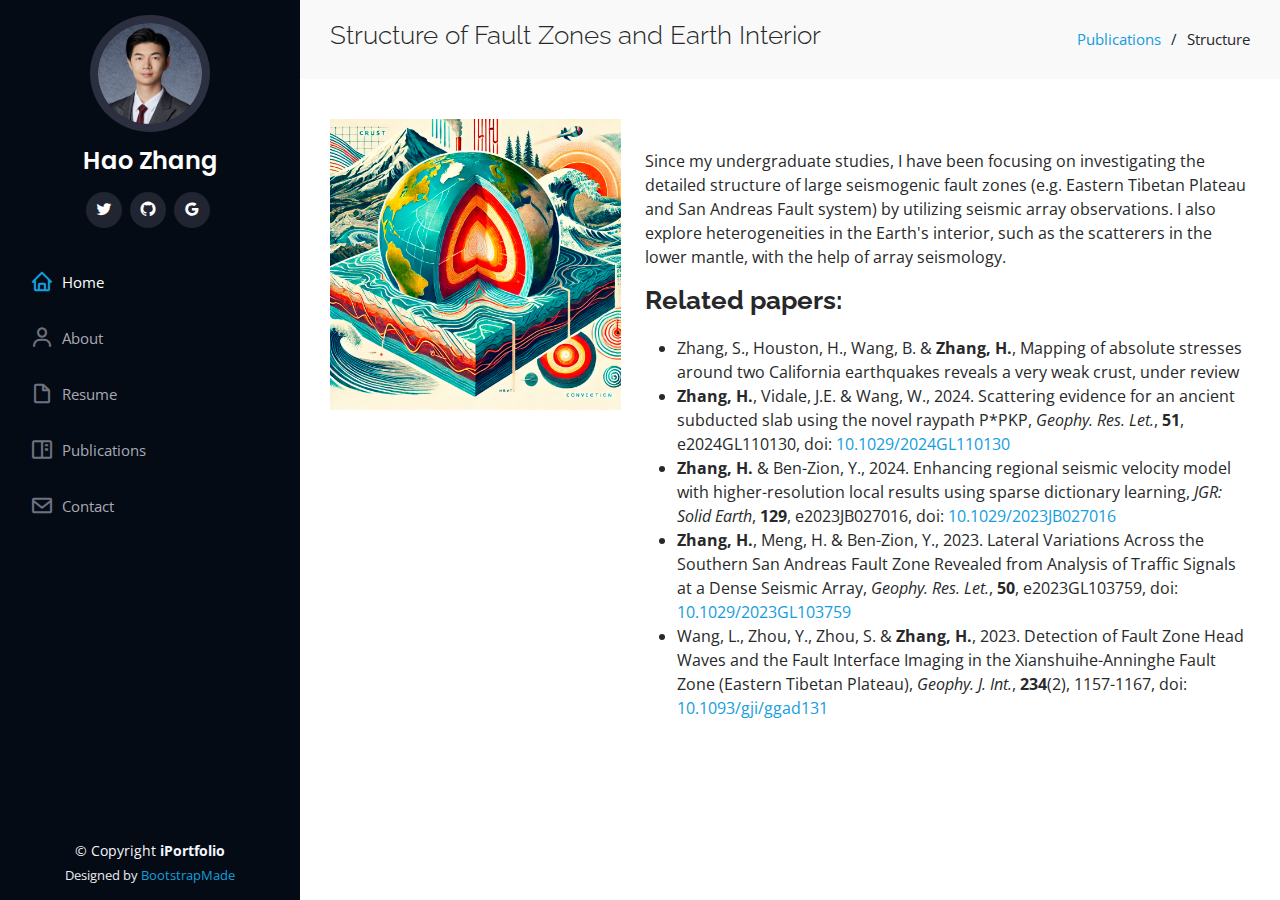
<file: publication-structure.html>
<!DOCTYPE html>
<html lang="en">

<head>
  <meta charset="utf-8">
  <meta content="width=device-width, initial-scale=1.0" name="viewport">

  <title>Portfolio - Structure</title>
  <meta content="" name="description">
  <meta content="" name="keywords">

  <!-- Favicons -->
  <link href="assets/img/favicon.png" rel="icon">
  <link href="assets/img/apple-touch-icon.png" rel="apple-touch-icon">

  <!-- Google Fonts -->
  <link href="https://fonts.googleapis.com/css?family=Open+Sans:300,300i,400,400i,600,600i,700,700i|Raleway:300,300i,400,400i,500,500i,600,600i,700,700i|Poppins:300,300i,400,400i,500,500i,600,600i,700,700i" rel="stylesheet">

  <!-- Vendor CSS Files -->
  <link href="assets/vendor/aos/aos.css" rel="stylesheet">
  <link href="assets/vendor/bootstrap/css/bootstrap.min.css" rel="stylesheet">
  <link href="assets/vendor/bootstrap-icons/bootstrap-icons.css" rel="stylesheet">
  <link href="assets/vendor/boxicons/css/boxicons.min.css" rel="stylesheet">
  <link href="assets/vendor/glightbox/css/glightbox.min.css" rel="stylesheet">
  <link href="assets/vendor/swiper/swiper-bundle.min.css" rel="stylesheet">

  <!-- Template Main CSS File -->
  <link href="assets/css/style.css" rel="stylesheet">

  <!-- =======================================================
  * Template Name: iPortfolio
  * Updated: Nov 17 2023 with Bootstrap v5.3.2
  * Template URL: https://bootstrapmade.com/iportfolio-bootstrap-portfolio-websites-template/
  * Author: BootstrapMade.com
  * License: https://bootstrapmade.com/license/
  ======================================================== -->
</head>

<body>

  <!-- ======= Mobile nav toggle button ======= -->
  <i class="bi bi-list mobile-nav-toggle d-xl-none"></i>

  <!-- ======= Header ======= -->
  <header id="header">
    <div class="d-flex flex-column">

      <div class="profile">
        <img src="assets/img/profile-img-2.png" alt="" class="img-fluid rounded-circle">
        <h1 class="text-light"><a href="index.html">Hao Zhang</a></h1>
        <div class="social-links mt-3 text-center">
          <a href="https://twitter.com/HaoSeismo" class="twitter"><i class="bx bxl-twitter"></i></a>
          <a href="https://github.com/zhsess" class="github"><i class="bx bxl-github"></i></a>
          <a href="https://scholar.google.com/citations?hl=en&user=-yE8wYsAAAAJ" class="google"><i class="bx bxl-google"></i></a>
        </div>
      </div>

      <nav id="navbar" class="nav-menu navbar">
        <ul>
          <li><a href="index.html#hero" class="nav-link scrollto active"><i class="bx bx-home"></i> <span>Home</span></a></li>
          <li><a href="index.html#about" class="nav-link scrollto"><i class="bx bx-user"></i> <span>About</span></a></li>
          <li><a href="index.html#resume" class="nav-link scrollto"><i class="bx bx-file-blank"></i> <span>Resume</span></a></li>
          <li><a href="index.html#publication" class="nav-link scrollto"><i class="bx bx-book-content"></i> <span>Publications</span></a></li>
          <li><a href="index.html#contact" class="nav-link scrollto"><i class="bx bx-envelope"></i> <span>Contact</span></a></li>
        </ul>
      </nav><!-- .nav-menu -->
    </div>
  </header><!-- End Header -->

  <main id="main">

    <!-- ======= Breadcrumbs ======= -->
    <section id="breadcrumbs" class="breadcrumbs">
      <div class="container">

        <div class="d-flex justify-content-between align-items-center">
          <h2>Structure of Fault Zones and Earth Interior
          </h2>
          <ol>
            <li><a href="index.html#publication">Publications</a></li>
            <li>Structure</li>
          </ol>
        </div>

      </div>
    </section><!-- End Breadcrumbs -->

    <!-- ======= Portfolio Details Section ======= -->
    <section id="portfolio-details" class="portfolio-details">
      <div class="container">

        <div class="row gy-4">

          <div class="col-lg-4" data-aos="fade-right">
            <img src="assets/img/portfolio/structure.webp" class="img-fluid" alt="">
          </div>

          <div class="col-lg-8">
            <div class="portfolio-description">
              <p>
                Since my undergraduate studies, I have been focusing on investigating the detailed structure of large seismogenic fault zones (e.g. Eastern Tibetan Plateau and San Andreas Fault system) by utilizing seismic array observations. I also explore heterogeneities in the Earth's interior, such as the scatterers in the lower mantle, with the help of array seismology.
              </p>      
              <h2>Related papers:</h2>
              <ul>
                <li>Zhang, S., Houston, H., Wang, B. &amp; <b> Zhang, H.</b>, Mapping of absolute stresses around two California earthquakes reveals a very weak crust, under review</li>
                <li><b> Zhang, H.</b>, Vidale, J.E. &amp; Wang, W., 2024. Scattering evidence for an ancient subducted slab using the novel raypath P*PKP, <i>Geophy. Res. Let.</i>, <b>51</b>, e2024GL110130, doi: <a href="https://doi.org/10.1029/2024GL110130">10.1029/2024GL110130</a></li>
                <li><b> Zhang, H.</b> &amp Ben-Zion, Y., 2024. Enhancing regional seismic velocity model with higher-resolution local results using sparse dictionary learning, <i>JGR: Solid Earth</i>, <b>129</b>, e2023JB027016, doi: <a href="https://doi.org/10.1029/2023JB027016">10.1029/2023JB027016</a></li>
                <li><b> Zhang, H.</b>, Meng, H. &amp; Ben-Zion, Y., 2023. Lateral Variations Across the Southern San Andreas Fault Zone Revealed from Analysis of Traffic Signals at a Dense Seismic Array, <i>Geophy. Res. Let.</i>, <b>50</b>, e2023GL103759, doi: <a href="https://doi.org/10.1029/2023GL103759">10.1029/2023GL103759</a></li>
                <li>Wang, L., Zhou, Y., Zhou, S. &amp; <b> Zhang, H.</b>, 2023. Detection of Fault Zone Head Waves and the Fault Interface Imaging in the Xianshuihe-Anninghe Fault Zone (Eastern Tibetan Plateau), <i>Geophy. J. Int.</i>, <b>234</b>(2), 1157-1167, doi: <a href="https://doi.org/10.1093/gji/ggad131">10.1093/gji/ggad131</a></li>
              </ul>
            </div>
          </div>

        </div>

      </div>
    </section><!-- End Portfolio Details Section -->

  </main><!-- End #main -->

  <!-- ======= Footer ======= -->
  <footer id="footer">
    <div class="container">
      <div class="copyright">
        &copy; Copyright <strong><span>iPortfolio</span></strong>
      </div>
      <div class="credits">
        <!-- All the links in the footer should remain intact. -->
        <!-- You can delete the links only if you purchased the pro version. -->
        <!-- Licensing information: https://bootstrapmade.com/license/ -->
        <!-- Purchase the pro version with working PHP/AJAX contact form: https://bootstrapmade.com/iportfolio-bootstrap-portfolio-websites-template/ -->
        Designed by <a href="https://bootstrapmade.com/">BootstrapMade</a>
      </div>
    </div>
  </footer><!-- End  Footer -->

  <a href="#" class="back-to-top d-flex align-items-center justify-content-center"><i class="bi bi-arrow-up-short"></i></a>

  <!-- Vendor JS Files -->
  <script src="assets/vendor/purecounter/purecounter_vanilla.js"></script>
  <script src="assets/vendor/aos/aos.js"></script>
  <script src="assets/vendor/bootstrap/js/bootstrap.bundle.min.js"></script>
  <script src="assets/vendor/glightbox/js/glightbox.min.js"></script>
  <script src="assets/vendor/isotope-layout/isotope.pkgd.min.js"></script>
  <script src="assets/vendor/swiper/swiper-bundle.min.js"></script>
  <script src="assets/vendor/typed.js/typed.umd.js"></script>
  <script src="assets/vendor/waypoints/noframework.waypoints.js"></script>
  <script src="assets/vendor/php-email-form/validate.js"></script>

  <!-- Template Main JS File -->
  <script src="assets/js/main.js"></script>

</body>

</html>
</file>
<file: assets/css/style.css>
/**
* Template Name: iPortfolio
* Updated: Nov 17 2023 with Bootstrap v5.3.2
* Template URL: https://bootstrapmade.com/iportfolio-bootstrap-portfolio-websites-template/
* Author: BootstrapMade.com
* License: https://bootstrapmade.com/license/
*/

/*--------------------------------------------------------------
# General
--------------------------------------------------------------*/
body {
  font-family: "Open Sans", sans-serif;
  color: #272829;
}

a {
  color: #149ddd;
  text-decoration: none;
}

a:hover {
  color: #37b3ed;
  text-decoration: none;
}

h1,
h2,
h3,
h4,
h5,
h6 {
  font-family: "Raleway", sans-serif;
}

/*--------------------------------------------------------------
# Back to top button
--------------------------------------------------------------*/
.back-to-top {
  position: fixed;
  visibility: hidden;
  opacity: 0;
  right: 15px;
  bottom: 15px;
  z-index: 996;
  background: #149ddd;
  width: 40px;
  height: 40px;
  border-radius: 50px;
  transition: all 0.4s;
}

.back-to-top i {
  font-size: 28px;
  color: #fff;
  line-height: 0;
}

.back-to-top:hover {
  background: #2eafec;
  color: #fff;
}

.back-to-top.active {
  visibility: visible;
  opacity: 1;
}

/*--------------------------------------------------------------
# Header
--------------------------------------------------------------*/
#header {
  position: fixed;
  top: 0;
  left: 0;
  bottom: 0;
  width: 300px;
  transition: all ease-in-out 0.5s;
  z-index: 9997;
  transition: all 0.5s;
  padding: 0 15px;
  background: #040b14;
  overflow-y: auto;
}

#header .profile img {
  margin: 15px auto;
  display: block;
  width: 120px;
  border: 8px solid #2c2f3f;
}

#header .profile h1 {
  font-size: 24px;
  margin: 0;
  padding: 0;
  font-weight: 600;
  -moz-text-align-last: center;
  text-align-last: center;
  font-family: "Poppins", sans-serif;
}

#header .profile h1 a,
#header .profile h1 a:hover {
  color: #fff;
  text-decoration: none;
}

#header .profile .social-links a {
  font-size: 18px;
  display: inline-block;
  background: #212431;
  color: #fff;
  line-height: 1;
  padding: 8px 0;
  margin-right: 4px;
  border-radius: 50%;
  text-align: center;
  width: 36px;
  height: 36px;
  transition: 0.3s;
}

#header .profile .social-links a:hover {
  background: #149ddd;
  color: #fff;
  text-decoration: none;
}

#main {
  margin-left: 300px;
}

.container,
.container-fluid {
  padding-left: 30px;
  padding-right: 30px;
}

@media (max-width: 1199px) {
  #header {
    left: -300px;
  }

  #main {
    margin-left: 0;
  }

  .container,
  .container-fluid {
    padding-left: 12px;
    padding-right: 12px;
  }
}

/*--------------------------------------------------------------
# Navigation Menu
--------------------------------------------------------------*/
/* Desktop Navigation */
.nav-menu {
  padding: 30px 0 0 0;
}

.nav-menu * {
  margin: 0;
  padding: 0;
  list-style: none;
}

.nav-menu>ul>li {
  position: relative;
  white-space: nowrap;
}

.nav-menu a,
.nav-menu a:focus {
  display: flex;
  align-items: center;
  color: #a8a9b4;
  padding: 12px 15px;
  margin-bottom: 8px;
  transition: 0.3s;
  font-size: 15px;
}

.nav-menu a i,
.nav-menu a:focus i {
  font-size: 24px;
  padding-right: 8px;
  color: #6f7180;
}

.nav-menu a:hover,
.nav-menu .active,
.nav-menu .active:focus,
.nav-menu li:hover>a {
  text-decoration: none;
  color: #fff;
}

.nav-menu a:hover i,
.nav-menu .active i,
.nav-menu .active:focus i,
.nav-menu li:hover>a i {
  color: #149ddd;
}

/* Mobile Navigation */
.mobile-nav-toggle {
  position: fixed;
  right: 15px;
  top: 15px;
  z-index: 9998;
  border: 0;
  font-size: 24px;
  transition: all 0.4s;
  outline: none !important;
  background-color: #149ddd;
  color: #fff;
  width: 40px;
  height: 40px;
  display: inline-flex;
  align-items: center;
  justify-content: center;
  line-height: 0;
  border-radius: 50px;
  cursor: pointer;
}

.mobile-nav-active {
  overflow: hidden;
}

.mobile-nav-active #header {
  left: 0;
}

/*--------------------------------------------------------------
# Hero Section
--------------------------------------------------------------*/
#hero {
  width: 100%;
  height: 100vh;
  background: url("../img/hero-bg.jpg") top center;
  background-size: cover;
}

#hero:before {
  content: "";
  background: rgba(5, 13, 24, 0.3);
  position: absolute;
  bottom: 0;
  top: 0;
  left: 0;
  right: 0;
  z-index: 1;
}

#hero .hero-container {
  position: relative;
  z-index: 2;
  min-width: 300px;
}

#hero h1 {
  margin: 0 0 10px 0;
  font-size: 64px;
  font-weight: 700;
  line-height: 56px;
  color: #fff;
}

#hero p {
  color: #fff;
  margin-bottom: 50px;
  font-size: 26px;
  font-family: "Poppins", sans-serif;
}

#hero p span {
  color: #fff;
  padding-bottom: 4px;
  letter-spacing: 1px;
  border-bottom: 3px solid #149ddd;
}

@media (min-width: 1024px) {
  #hero {
    background-attachment: fixed;
  }
}

@media (max-width: 768px) {
  #hero h1 {
    font-size: 28px;
    line-height: 36px;
  }

  #hero h2 {
    font-size: 18px;
    line-height: 24px;
    margin-bottom: 30px;
  }
}

/*--------------------------------------------------------------
# Sections General
--------------------------------------------------------------*/
section {
  padding: 60px 0;
  overflow: hidden;
}

.section-bg {
  background: #f5f8fd;
}

.section-title {
  padding-bottom: 30px;
}

.section-title h2 {
  font-size: 32px;
  font-weight: bold;
  margin-bottom: 20px;
  padding-bottom: 20px;
  position: relative;
  color: #173b6c;
}

.section-title h2::after {
  content: "";
  position: absolute;
  display: block;
  width: 50px;
  height: 3px;
  background: #149ddd;
  bottom: 0;
  left: 0;
}

.section-title p {
  margin-bottom: 0;
}

/*--------------------------------------------------------------
# About
--------------------------------------------------------------*/
.about .content h3 {
  font-weight: 700;
  font-size: 26px;
  color: #173b6c;
}

.about .content ul {
  list-style: none;
  padding: 0;
}

.about .content ul li {
  margin-bottom: 20px;
  display: flex;
  align-items: center;
}

.about .content ul strong {
  margin-right: 10px;
}

.about .content ul i {
  font-size: 16px;
  margin-right: 5px;
  color: #149ddd;
  line-height: 0;
}

.about .content p:last-child {
  margin-bottom: 0;
}

/*--------------------------------------------------------------
# Facts
--------------------------------------------------------------*/
.facts {
  padding-bottom: 30px;
}

.facts .count-box {
  padding: 30px;
  width: 100%;
}

.facts .count-box i {
  display: block;
  font-size: 44px;
  color: #149ddd;
  float: left;
  line-height: 0;
}

.facts .count-box span {
  font-size: 48px;
  line-height: 40px;
  display: block;
  font-weight: 700;
  color: #050d18;
  margin-left: 60px;
}

.facts .count-box p {
  padding: 15px 0 0 0;
  margin: 0 0 0 60px;
  font-family: "Raleway", sans-serif;
  font-size: 14px;
  color: #122f57;
}

.facts .count-box a {
  font-weight: 600;
  display: block;
  margin-top: 20px;
  color: #122f57;
  font-size: 15px;
  font-family: "Poppins", sans-serif;
  transition: ease-in-out 0.3s;
}

.facts .count-box a:hover {
  color: #1f5297;
}

/*--------------------------------------------------------------
# Akills
--------------------------------------------------------------*/
.skills .progress {
  height: 60px;
  display: block;
  background: none;
  border-radius: 0;
}

.skills .progress .skill {
  padding: 0;
  margin: 0 0 6px 0;
  text-transform: uppercase;
  display: block;
  font-weight: 600;
  font-family: "Poppins", sans-serif;
  color: #050d18;
}

.skills .progress .skill .val {
  float: right;
  font-style: normal;
}

.skills .progress-bar-wrap {
  background: #dce8f8;
  height: 10px;
}

.skills .progress-bar {
  width: 1px;
  height: 10px;
  transition: 0.9s;
  background-color: #149ddd;
}

/*--------------------------------------------------------------
# Resume
--------------------------------------------------------------*/
.resume .resume-title {
  font-size: 26px;
  font-weight: 700;
  margin-top: 20px;
  margin-bottom: 20px;
  color: #050d18;
}

.resume .resume-item {
  padding: 0 0 20px 20px;
  margin-top: -2px;
  border-left: 2px solid #1f5297;
  position: relative;
}

.resume .resume-item h4 {
  line-height: 18px;
  font-size: 18px;
  font-weight: 600;
  text-transform: uppercase;
  font-family: "Poppins", sans-serif;
  color: #050d18;
  margin-bottom: 10px;
}

.resume .resume-item h5 {
  font-size: 16px;
  background: #e4edf9;
  padding: 5px 15px;
  display: inline-block;
  font-weight: 600;
  margin-bottom: 10px;
}

.resume .resume-item ul {
  padding-left: 20px;
}

.resume .resume-item ul li {
  padding-bottom: 10px;
}

.resume .resume-item:last-child {
  padding-bottom: 0;
}

.resume .resume-item::before {
  content: "";
  position: absolute;
  width: 16px;
  height: 16px;
  border-radius: 50px;
  left: -9px;
  top: 0;
  background: #fff;
  border: 2px solid #1f5297;
}

/*--------------------------------------------------------------
# Portfolio
--------------------------------------------------------------*/
.portfolio .portfolio-item {
  margin-bottom: 30px;
}

.portfolio #portfolio-flters {
  padding: 0;
  margin: 0 auto 35px auto;
  list-style: none;
  text-align: center;
  background: #fff;
  border-radius: 50px;
  padding: 2px 15px;
}

.portfolio #portfolio-flters li {
  cursor: pointer;
  display: inline-block;
  padding: 10px 15px 8px 15px;
  font-size: 14px;
  font-weight: 600;
  line-height: 1;
  text-transform: uppercase;
  color: #272829;
  margin-bottom: 5px;
  transition: all 0.3s ease-in-out;
}

.portfolio #portfolio-flters li:hover,
.portfolio #portfolio-flters li.filter-active {
  color: #149ddd;
}

.portfolio #portfolio-flters li:last-child {
  margin-right: 0;
}

.portfolio .portfolio-wrap {
  transition: 0.3s;
  position: relative;
  overflow: hidden;
  z-index: 1;
}

.portfolio .portfolio-wrap::before {
  content: "";
  background: rgba(255, 255, 255, 0.5);
  position: absolute;
  left: 0;
  right: 0;
  top: 0;
  bottom: 0;
  transition: all ease-in-out 0.3s;
  z-index: 2;
  opacity: 0;
}

.portfolio .portfolio-wrap .portfolio-links {
  opacity: 1;
  left: 0;
  right: 0;
  bottom: -60px;
  z-index: 3;
  position: absolute;
  transition: all ease-in-out 0.3s;
  display: flex;
  justify-content: center;
}

.portfolio .portfolio-wrap .portfolio-links a {
  color: #fff;
  font-size: 28px;
  text-align: center;
  background: rgba(20, 157, 221, 0.75);
  transition: 0.3s;
  width: 50%;
}

.portfolio .portfolio-wrap .portfolio-links a:hover {
  background: rgba(20, 157, 221, 0.95);
}

.portfolio .portfolio-wrap .portfolio-links a+a {
  border-left: 1px solid #37b3ed;
}

.portfolio .portfolio-wrap:hover::before {
  top: 0;
  left: 0;
  right: 0;
  bottom: 0;
  opacity: 1;
}

.portfolio .portfolio-wrap:hover .portfolio-links {
  opacity: 1;
  bottom: 0;
}

/*--------------------------------------------------------------
# Portfolio Details
--------------------------------------------------------------*/
.portfolio-details {
  padding-top: 40px;
}

.portfolio-details .portfolio-details-slider img {
  width: 100%;
}

.portfolio-details .portfolio-details-slider .swiper-pagination {
  margin-top: 20px;
  position: relative;
}

.portfolio-details .portfolio-details-slider .swiper-pagination .swiper-pagination-bullet {
  width: 12px;
  height: 12px;
  background-color: #fff;
  opacity: 1;
  border: 1px solid #149ddd;
}

.portfolio-details .portfolio-details-slider .swiper-pagination .swiper-pagination-bullet-active {
  background-color: #149ddd;
}

.portfolio-details .portfolio-info {
  padding: 30px;
  box-shadow: 0px 0 30px rgba(5, 13, 24, 0.08);
}

.portfolio-details .portfolio-info h3 {
  font-size: 22px;
  font-weight: 700;
  margin-bottom: 20px;
  padding-bottom: 20px;
  border-bottom: 1px solid #eee;
}

.portfolio-details .portfolio-info ul {
  list-style: none;
  padding: 0;
  font-size: 15px;
}

.portfolio-details .portfolio-info ul li+li {
  margin-top: 10px;
}

.portfolio-details .portfolio-description {
  padding-top: 30px;
}

.portfolio-details .portfolio-description h2 {
  font-size: 26px;
  font-weight: 700;
  margin-bottom: 20px;
}

.portfolio-details .portfolio-description p {
  padding: 0;
}

/*--------------------------------------------------------------
# Services
--------------------------------------------------------------*/
.services .icon-box {
  margin-bottom: 20px;
}

.services .icon {
  float: left;
  display: flex;
  align-items: center;
  justify-content: center;
  width: 54px;
  height: 54px;
  background: #149ddd;
  border-radius: 50%;
  transition: 0.5s;
  border: 1px solid #149ddd;
}

.services .icon i {
  color: #fff;
  font-size: 24px;
  line-height: 0;
}

.services .icon-box:hover .icon {
  background: #fff;
}

.services .icon-box:hover .icon i {
  color: #149ddd;
}

.services .title {
  margin-left: 80px;
  font-weight: 700;
  margin-bottom: 15px;
  font-size: 18px;
}

.services .title a {
  color: #343a40;
}

.services .title a:hover {
  color: #149ddd;
}

.services .description {
  margin-left: 80px;
  line-height: 24px;
  font-size: 14px;
}

/*--------------------------------------------------------------
# Testimonials
--------------------------------------------------------------*/
.testimonials .testimonials-carousel,
.testimonials .testimonials-slider {
  overflow: hidden;
}

.testimonials .testimonial-item {
  box-sizing: content-box;
  text-align: center;
  min-height: 320px;
}

.testimonials .testimonial-item .testimonial-img {
  width: 90px;
  border-radius: 50%;
  margin: 0 auto;
}

.testimonials .testimonial-item h3 {
  font-size: 18px;
  font-weight: bold;
  margin: 10px 0 5px 0;
  color: #111;
}

.testimonials .testimonial-item h4 {
  font-size: 14px;
  color: #999;
  margin: 0;
}

.testimonials .testimonial-item .quote-icon-left,
.testimonials .testimonial-item .quote-icon-right {
  color: #c3e8fa;
  font-size: 26px;
}

.testimonials .testimonial-item .quote-icon-left {
  display: inline-block;
  left: -5px;
  position: relative;
}

.testimonials .testimonial-item .quote-icon-right {
  display: inline-block;
  right: -5px;
  position: relative;
  top: 10px;
}

.testimonials .testimonial-item p {
  font-style: italic;
  margin: 0 15px 15px 15px;
  padding: 20px;
  background: #fff;
  position: relative;
  margin-bottom: 35px;
  border-radius: 6px;
  box-shadow: 0px 2px 15px rgba(0, 0, 0, 0.1);
}

.testimonials .testimonial-item p::after {
  content: "";
  width: 0;
  height: 0;
  border-top: 20px solid #fff;
  border-right: 20px solid transparent;
  border-left: 20px solid transparent;
  position: absolute;
  bottom: -20px;
  left: calc(50% - 20px);
}

.testimonials .swiper-pagination {
  margin-top: 20px;
  position: relative;
}

.testimonials .swiper-pagination .swiper-pagination-bullet {
  width: 12px;
  height: 12px;
  background-color: #fff;
  opacity: 1;
  border: 1px solid #149ddd;
}

.testimonials .swiper-pagination .swiper-pagination-bullet-active {
  background-color: #149ddd;
}

/*--------------------------------------------------------------
# Contact
--------------------------------------------------------------*/
.contact {
  padding-bottom: 130px;
}

.contact .info {
  padding: 30px;
  background: #fff;
  width: 100%;
  box-shadow: 0 0 24px 0 rgba(0, 0, 0, 0.12);
}

.contact .info i {
  font-size: 20px;
  color: #149ddd;
  float: left;
  width: 44px;
  height: 44px;
  background: #dff3fc;
  display: flex;
  justify-content: center;
  align-items: center;
  border-radius: 50px;
  transition: all 0.3s ease-in-out;
}

.contact .info h4 {
  padding: 0 0 0 60px;
  font-size: 22px;
  font-weight: 600;
  margin-bottom: 5px;
  color: #050d18;
}

.contact .info p {
  padding: 0 0 10px 60px;
  margin-bottom: 20px;
  font-size: 14px;
  color: #173b6c;
}

.contact .info .email p {
  padding-top: 5px;
}

.contact .info .social-links {
  padding-left: 60px;
}

.contact .info .social-links a {
  font-size: 18px;
  display: inline-block;
  background: #333;
  color: #fff;
  line-height: 1;
  padding: 8px 0;
  border-radius: 50%;
  text-align: center;
  width: 36px;
  height: 36px;
  transition: 0.3s;
  margin-right: 10px;
}

.contact .info .social-links a:hover {
  background: #149ddd;
  color: #fff;
}

.contact .info .email:hover i,
.contact .info .address:hover i,
.contact .info .phone:hover i {
  background: #149ddd;
  color: #fff;
}

.contact .php-email-form {
  width: 100%;
  padding: 30px;
  background: #fff;
  box-shadow: 0 0 24px 0 rgba(0, 0, 0, 0.12);
}

.contact .php-email-form .form-group {
  padding-bottom: 8px;
}

.contact .php-email-form .validate {
  display: none;
  color: red;
  margin: 0 0 15px 0;
  font-weight: 400;
  font-size: 13px;
}

.contact .php-email-form .error-message {
  display: none;
  color: #fff;
  background: #ed3c0d;
  text-align: left;
  padding: 15px;
  font-weight: 600;
}

.contact .php-email-form .error-message br+br {
  margin-top: 25px;
}

.contact .php-email-form .sent-message {
  display: none;
  color: #fff;
  background: #18d26e;
  text-align: center;
  padding: 15px;
  font-weight: 600;
}

.contact .php-email-form .loading {
  display: none;
  background: #fff;
  text-align: center;
  padding: 15px;
}

.contact .php-email-form .loading:before {
  content: "";
  display: inline-block;
  border-radius: 50%;
  width: 24px;
  height: 24px;
  margin: 0 10px -6px 0;
  border: 3px solid #18d26e;
  border-top-color: #eee;
  animation: animate-loading 1s linear infinite;
}

.contact .php-email-form .form-group {
  margin-bottom: 15px;
}

.contact .php-email-form label {
  padding-bottom: 8px;
}

.contact .php-email-form input,
.contact .php-email-form textarea {
  border-radius: 0;
  box-shadow: none;
  font-size: 14px;
}

.contact .php-email-form input {
  height: 44px;
}

.contact .php-email-form textarea {
  padding: 10px 15px;
}

.contact .php-email-form button[type=submit] {
  background: #149ddd;
  border: 0;
  padding: 10px 24px;
  color: #fff;
  transition: 0.4s;
  border-radius: 4px;
}

.contact .php-email-form button[type=submit]:hover {
  background: #37b3ed;
}

@keyframes animate-loading {
  0% {
    transform: rotate(0deg);
  }

  100% {
    transform: rotate(360deg);
  }
}

/*--------------------------------------------------------------
# Breadcrumbs
--------------------------------------------------------------*/
.breadcrumbs {
  padding: 20px 0;
  background: #f9f9f9;
}

.breadcrumbs h2 {
  font-size: 26px;
  font-weight: 300;
}

.breadcrumbs ol {
  display: flex;
  flex-wrap: wrap;
  list-style: none;
  padding: 0;
  margin: 0;
  font-size: 15px;
}

.breadcrumbs ol li+li {
  padding-left: 10px;
}

.breadcrumbs ol li+li::before {
  display: inline-block;
  padding-right: 10px;
  color: #0e2442;
  content: "/";
}

@media (max-width: 768px) {
  .breadcrumbs .d-flex {
    display: block !important;
  }

  .breadcrumbs ol {
    display: block;
  }

  .breadcrumbs ol li {
    display: inline-block;
  }
}

/*--------------------------------------------------------------
# Footer
--------------------------------------------------------------*/
#footer {
  padding: 15px;
  color: #f4f6fd;
  font-size: 14px;
  position: fixed;
  left: 0;
  bottom: 0;
  width: 300px;
  z-index: 9999;
  background: #040b14;
}

#footer .copyright {
  text-align: center;
}

#footer .credits {
  padding-top: 5px;
  text-align: center;
  font-size: 13px;
  color: #eaebf0;
}

@media (max-width: 1199px) {
  #footer {
    position: static;
    width: auto;
    padding-right: 20px 15px;
  }
}
</file>
